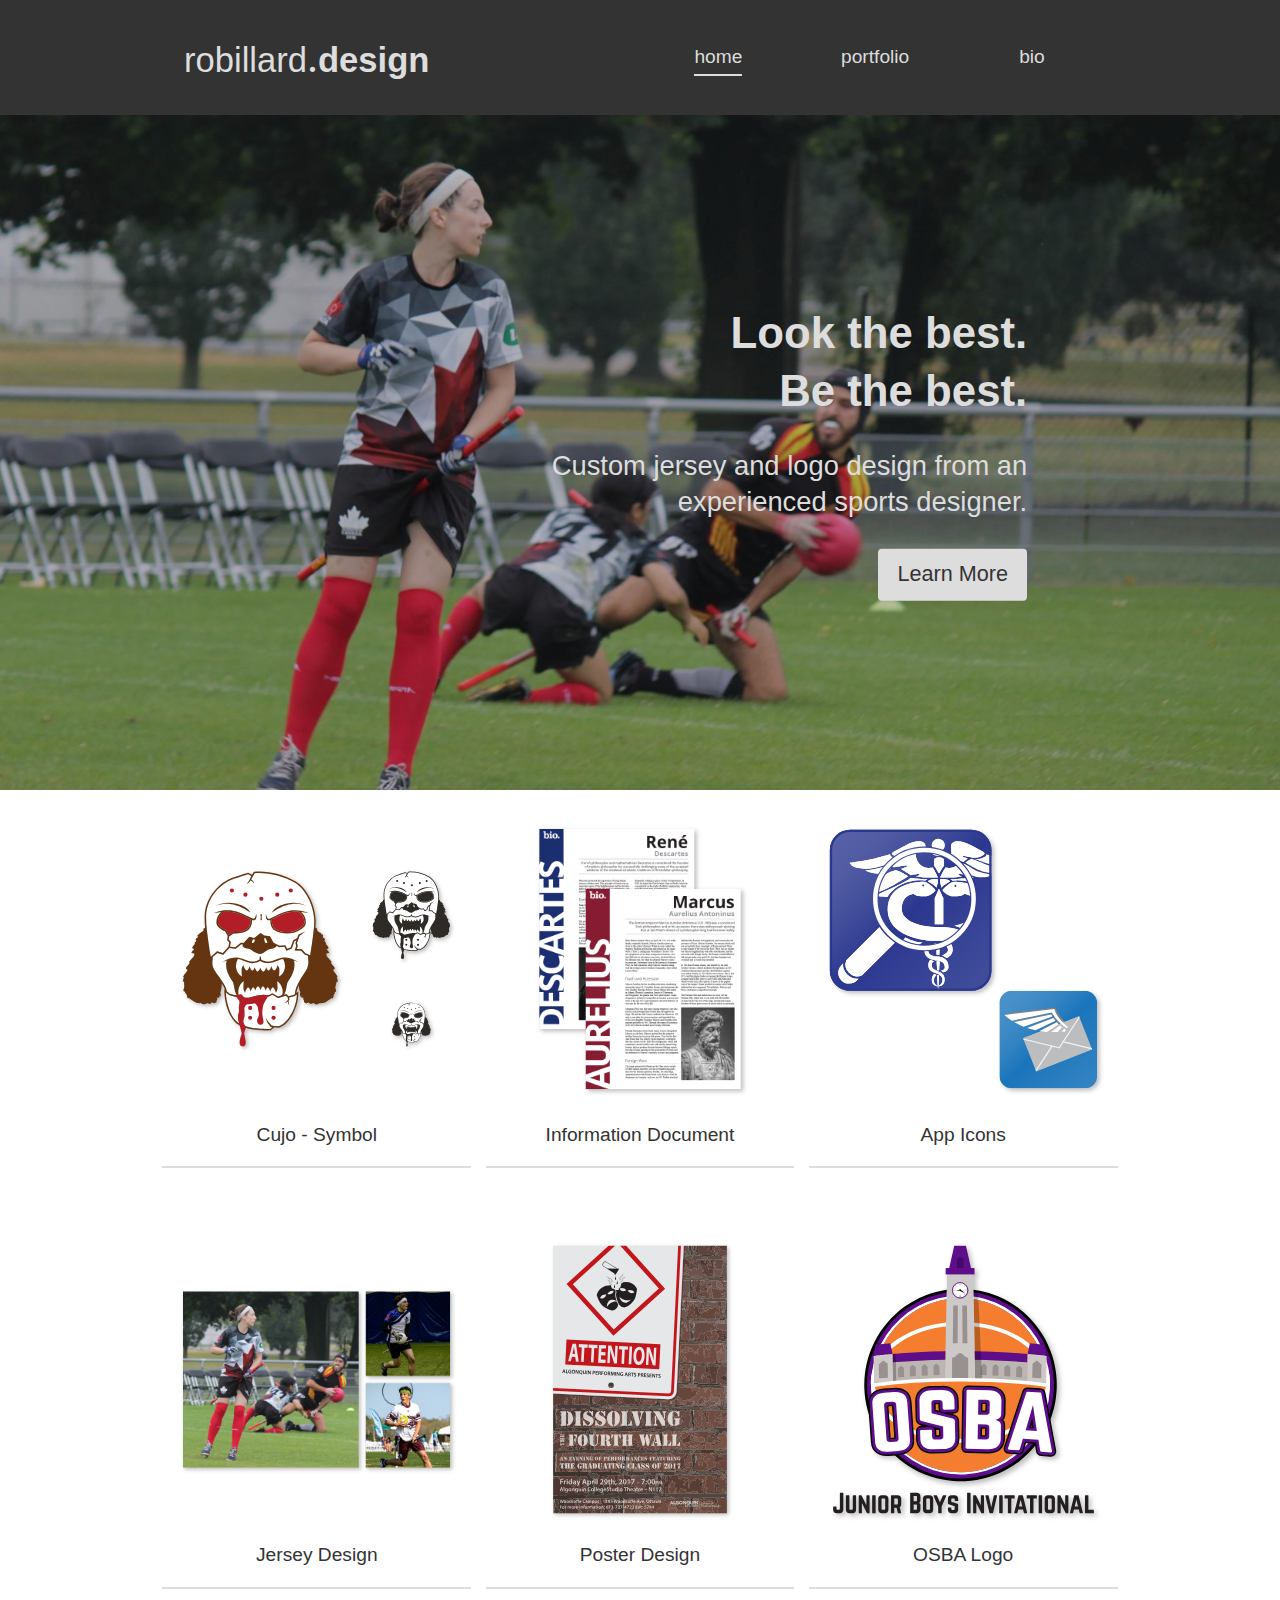
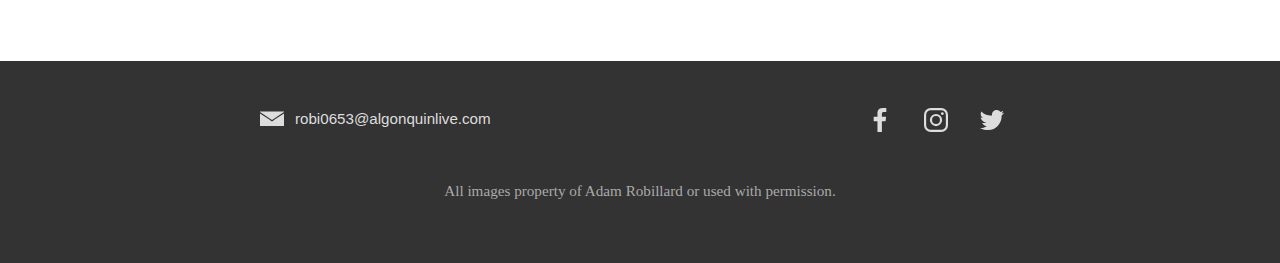
<file: index.html>
<!DOCTYPE html>
<html lang="en-ca">
<head>
  <meta charset="utf-8">
  <title>Adam Robillard</title>
  <meta name="handheldfriendly" content="true">
  <meta name="mobileoptimized" content="240">
  <meta name="viewport" content="width=device-width,initial-scale=1">
  <link href="css/modules.css" rel="stylesheet">
  <link href="css/grid.css" rel="stylesheet">
  <link href="css/type.css" rel="stylesheet">
  <link href="css/main.css" rel="stylesheet">
</head>
<body class="">
  <header class="masthead">
    <div class="wrapper grid grid-middle island">
      <div class="gutter-1-2 unit xs-1 s-1 m-1-2 l-1-2">
        <h1 class="push-0 text-lg push-s">
          <!-- <a class="icon-link" href="index.html">
            <i class="icon i-96 i-awr"></i>
            <span class="icon-label hidden">Adam Robillard</span>
          </a> -->
          <a class="text-lg no-under" href="index.html">
            <!-- <img class="logo" src="../images/robillard-design-white.svg" alt=""> -->
            robillard<span class="georgia yotta">.</span><span class="bold">design</span>
          </a>
        </h1>
      </div>
      <nav class="unit xs-1 s-1 m-1-2 l-1-2">
        <ul class="nav list-group grid">
          <li class="unit xs-1-3 s-1-3 m-1-3 l-1-3 gutter-1-4"><a class="text-lg pad-t-1-4 pad-b-1-4 hov-highlight current" href="index.html">Home</a></li>
          <li class="unit xs-1-3 s-1-3 m-1-3 l-1-3 gutter-1-4"><a class="text-lg pad-t-1-4 pad-b-1-4 hov-highlight" href="portfolio/">Portfolio</a></li>
          <li class="unit xs-1-3 s-1-3 m-1-3 l-1-3 gutter-1-4"><a class="text-lg pad-t-1-4 pad-b-1-4 hov-highlight" href="bio.html">Bio</a></li>
        </ul>
      </nav>
    </div>
  </header>
  <main class="">
    <div class="banner">
      <div class="banner-photo">
        <img class="img-flex banner-img" src="images/tc-steckle.jpg" alt="">
      </div>
      <div class="overlay">
        <div class="banner-body max-length text-lg island">
          <h2 class="yotta">Look the best.<br>Be the best.</h2>
          <p class="tera pt-sans">Custom jersey and logo design from an experienced sports designer.</p>
          <a class="btn btn-ban text-dg pt-sans mega" href="portfolio.html#jersey">Learn More</a>
        </div>
      </div>
    </div>
    <div class="wrapper island-1-2">
      <div class="grid text-center pt-sans">
        <div class="gutter-1-4 prev-hov unit xs-1 s-1-2 m-1-2 l-1-3 push-2">
          <a class="text-dg no-under" href="portfolio/index.html#symbol">
            <figure class="push-0">
              <img class="img-flex" src="images/cujo.svg" alt="">
              <figcaption class="island-1-4">
                <p class="push-0 pad-b-1-4">Cujo - Symbol</p>
              </figcaption>
            </figure>
          </a>
        </div>
        <div class="gutter-1-4 prev-hov unit xs-1 s-1-2 m-1-2 l-1-3 push-2">
          <a class="text-dg no-under" href="portfolio/index.html#info-p">
            <figure class="push-0">
              <img class="img-flex" src="images/info-doc.jpg" alt="">
              <figcaption class="island-1-4">
                <p class="push-0 pad-b-1-4">Information Document</p>
              </figcaption>
            </figure>
          </a>
        </div>
        <div class="gutter-1-4 prev-hov unit xs-1 s-1-2 m-1-2 l-1-3 push-2">
          <a class="text-dg no-under" href="portfolio/index.html#app">
            <figure class="push-0">
              <img class="img-flex" src="images/apps.svg" alt="">
              <figcaption class="island-1-4">
                <p class="push-0 pad-b-1-4">App Icons</p>
              </figcaption>
            </figure>
          </a>
        </div>
        <div class="gutter-1-4 prev-hov unit xs-1 s-1-2 m-1-2 l-1-3 push-2">
          <a class="text-dg no-under" href="portfolio/index.html#jersey">
            <figure class="push-0">
              <img class="img-flex" src="images/jerseys.jpg" alt="">
              <figcaption class="island-1-4">
                <p class="push-0 pad-b-1-4">Jersey Design</p>
              </figcaption>
            </figure>
          </a>
        </div>
        <div class="gutter-1-4 prev-hov unit xs-1 s-1-2 m-1-2 l-1-3 push-2">
          <a class="text-dg no-under" href="portfolio/index.html#poster">
            <figure class="push-0">
              <img class="img-flex" src="images/poster.svg" alt="">
              <figcaption class="island-1-4">
                <p class="push-0 pad-b-1-4">Poster Design</p>
              </figcaption>
            </figure>
          </a>
        </div>
        <div class="gutter-1-4 prev-hov unit xs-1 s-1-2 m-1-2 l-1-3 push-2">
          <a class="text-dg no-under" href="portfolio/index.html#osba">
            <figure class="push-0">
              <img class="img-flex" src="images/osba.svg" alt="">
              <figcaption class="island-1-4">
                <p class="push-0 pad-b-1-4">OSBA Logo</p>
              </figcaption>
            </figure>
          </a>
        </div>
      </div>
    </div>
  </main>
  <footer class="footer text-lg micro island">
    <div class="wrapper grid grid-middle">
      <div class="t-left-m unit xs-1 s-1 m-3-4 l-3-4 island-1-2">
        <a class="icon-link text-lg hov-highlight pad-t-1-4 pad-b-1-4" href="mailto:robi0653@algonquinlive.com">
          <i class="icon i-24 i-email"></i>
          <span class="icon-label pad-l-1-4">robi0653@algonquinlive.com</span>
        </a>
      </div>
      <div class="unit xs-1 s-1 m-1-4 l-1-4 island-1-2">
        <nav>
          <ul class="nav-foot list-group grid">
            <li class="unit xs-1-3 s-1-3 m-1-3 l-1-3">
              <a class="icon-link hov-highlight pad-t-1-4 pad-b-1-2" href="#">
                <i class="icon i-24 i-f-book"></i>
                <span class="icon-label hidden">Facebook</span>
              </a>
            </li>
            <li class="unit xs-1-3 s-1-3 m-1-3 l-1-3">
              <a class="icon-link hov-highlight pad-t-1-4 pad-b-1-2" href="#">
                <i class="icon i-24 i-i-gram"></i>
                <span class="icon-label hidden">Instagram</span>
              </a>
            </li>
            <li class="unit xs-1-3 s-1-3 m-1-3 l-1-3">
              <a class="icon-link hov-highlight pad-t-1-4 pad-b-1-2" href="#">
                <i class="icon i-24 i-tweet"></i>
                <span class="icon-label hidden">Twitter</span>
              </a>
            </li>
          </ul>
        </nav>
      </div>
      <div class="unit xs-1 s-1 m-1 l-1 island">
        <p class="push-0 text-mg">All images property of Adam Robillard or used with permission.</p>
      </div>
    </div>
  </footer>
</body>
</html>
</file>
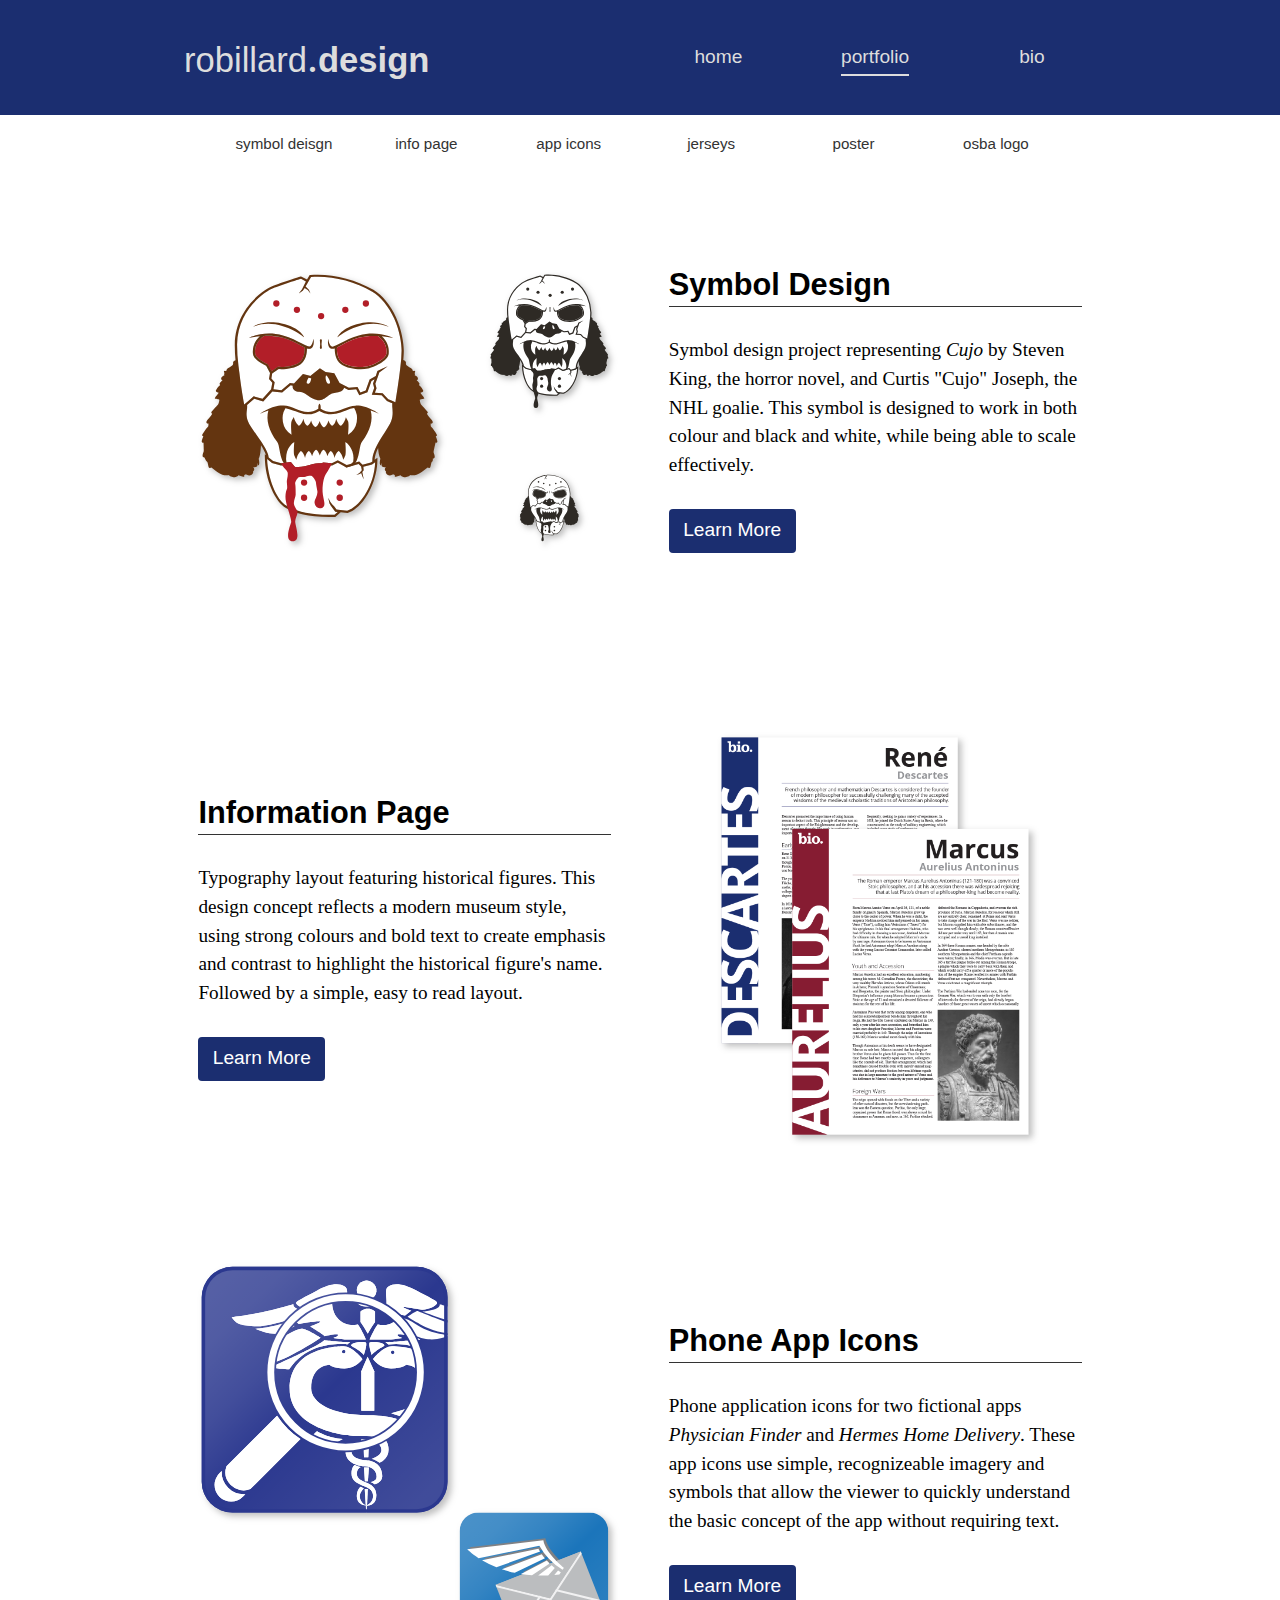
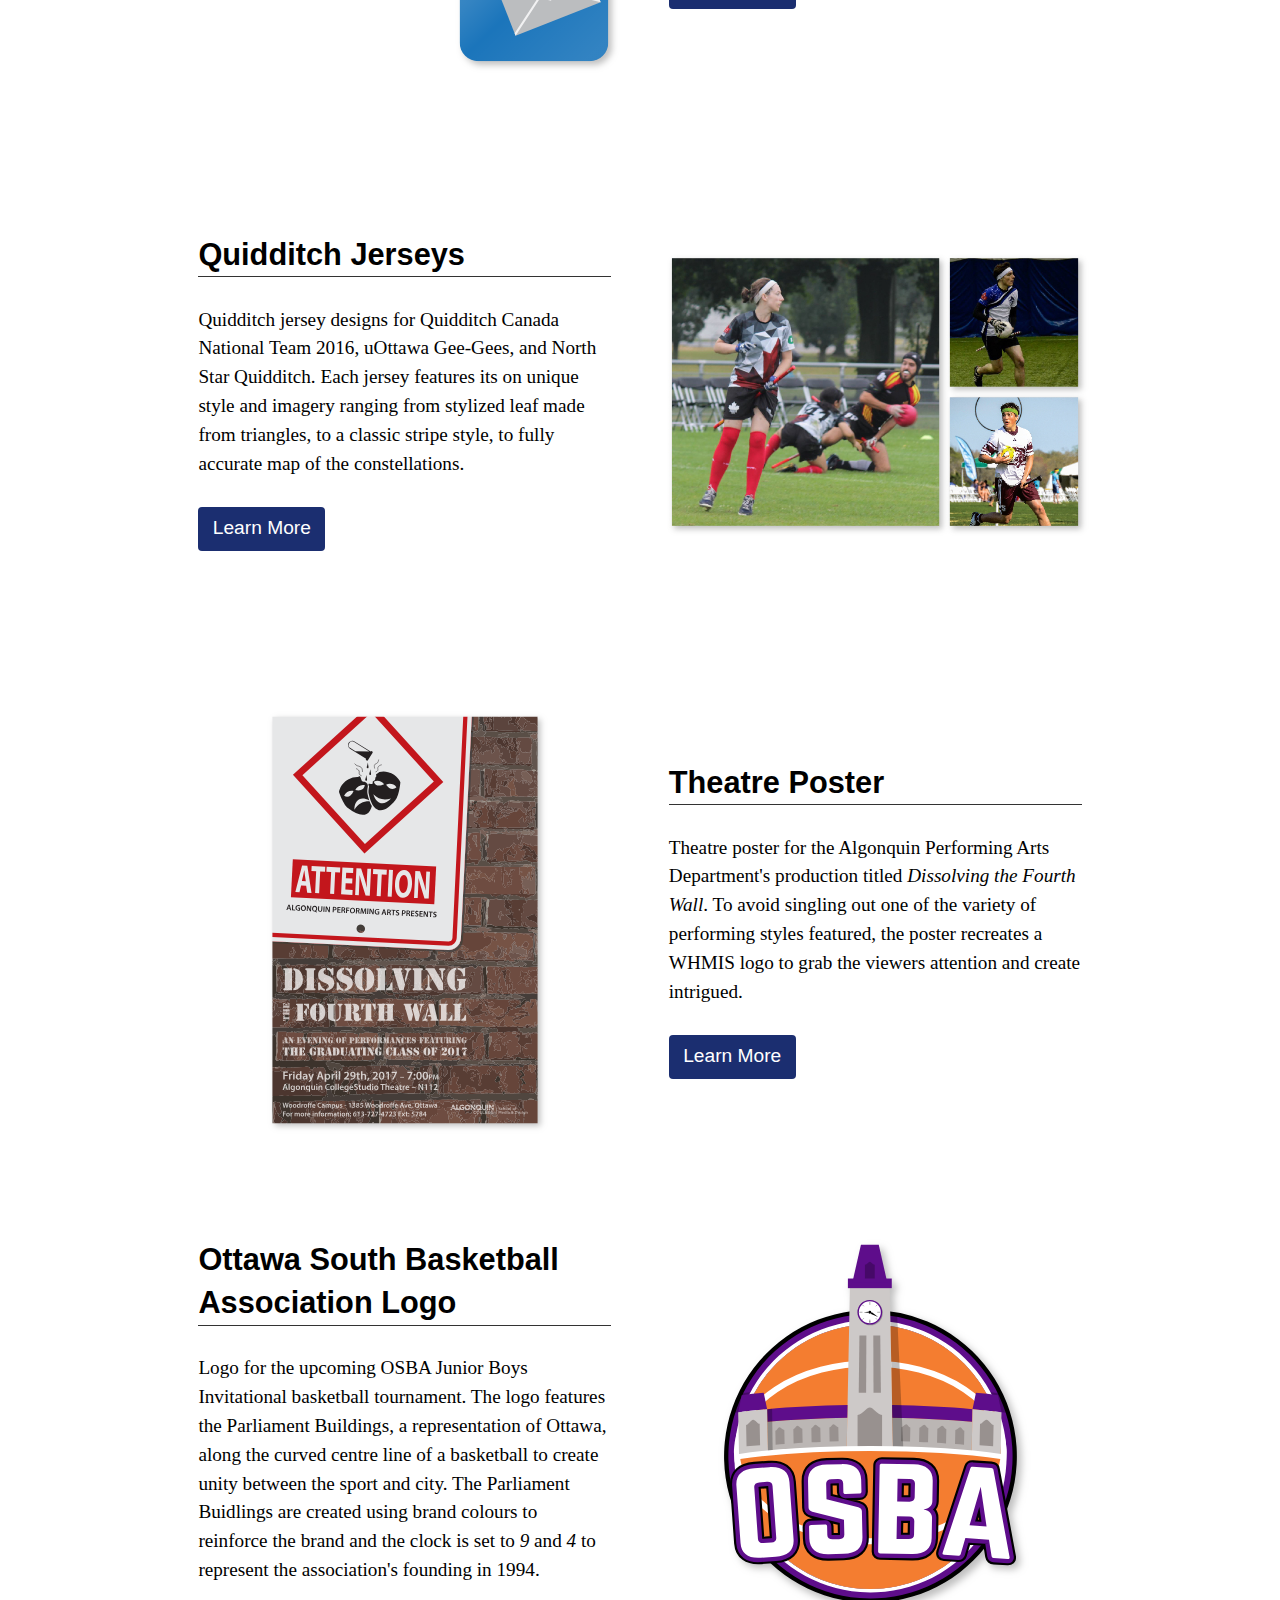
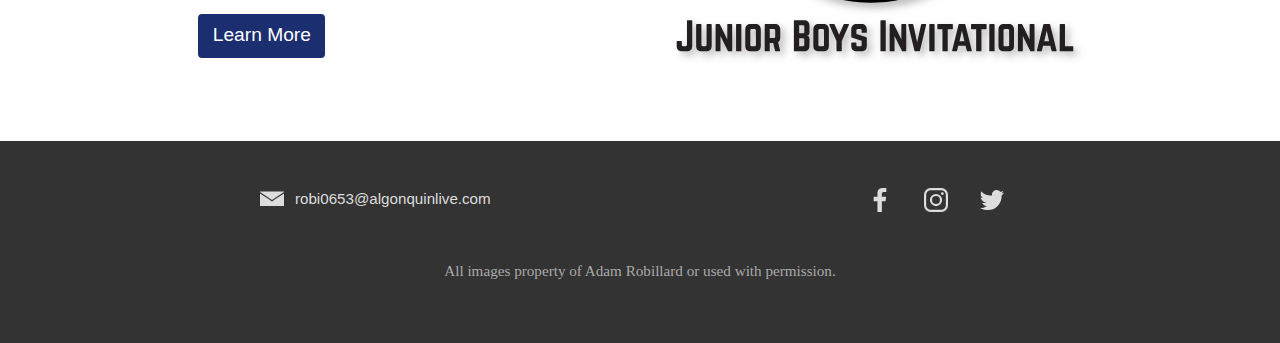
<file: portfolio/index.html>
<!DOCTYPE html>
<html lang="en-ca">
<head>
  <meta charset="utf-8">
  <title>Adam Robillard</title>
  <meta name="handheldfriendly" content="true">
  <meta name="mobileoptimized" content="240">
  <meta name="viewport" content="width=device-width,initial-scale=1">
  <link href="../css/modules.css" rel="stylesheet">
  <link href="../css/grid.css" rel="stylesheet">
  <link href="../css/type.css" rel="stylesheet">
  <link href="../css/main.css" rel="stylesheet">
</head>
<body class="">
  <header class="masthead bg-blue text-lg">
    <div class="wrapper grid grid-middle island">
      <div class="gutter-1-2 unit xs-1 s-1 m-1-2 l-1-2">
        <h1 class="push-0 text-lg push-s">
          <!-- <a class="icon-link" href="index.html">
            <i class="icon i-96 i-awr"></i>
            <span class="icon-label hidden">Adam Robillard</span>
          </a> -->
          <a class="text-lg no-under" href="../index.html">
            <!-- <img class="logo" src="../images/robillard-design-white.svg" alt=""> -->
            robillard<span class="georgia yotta">.</span><span class="bold">design</span>
          </a>
        </h1>
      </div>
      <nav class="unit xs-1 s-1 m-1-2 l-1-2">
        <ul class="nav list-group grid">
          <li class="unit xs-1-3 s-1-3 m-1-3 l-1-3 gutter-1-4"><a class="text-lg pad-t-1-4 pad-b-1-4 hov-highlight under-blue" href="../index.html">Home</a></li>
          <li class="unit xs-1-3 s-1-3 m-1-3 l-1-3 gutter-1-4"><a class="text-lg pad-t-1-4 pad-b-1-4 hov-highlight under-blue current" href="index.html">Portfolio</a></li>
          <li class="unit xs-1-3 s-1-3 m-1-3 l-1-3 gutter-1-4"><a class="text-lg pad-t-1-4 pad-b-1-4 hov-highlight under-blue" href="../bio.html">Bio</a></li>
        </ul>
      </nav>
    </div>
  </header>
  <main class="wrapper island-1-2">
    <header class="grid sub-mast">
      <nav>
        <ul class="list-group grid grid-middle micro gutter-2 text-center pt-sans text-lower">
          <li class="unit xs-1-6 s-1-6 m-1-6 l-1-6"><a class="pad-b-1-4 text-dg no-under hov-highlight under-dark" href="#symbol">Symbol Deisgn</a></li>
          <li class="unit xs-1-6 s-1-6 m-1-6 l-1-6"><a class="pad-b-1-4 text-dg no-under hov-highlight under-dark" href="#info-p">Info Page</a></li>
          <li class="unit xs-1-6 s-1-6 m-1-6 l-1-6"><a class="pad-b-1-4 text-dg no-under hov-highlight under-dark" href="#app">App Icons</a></li>
          <li class="unit xs-1-6 s-1-6 m-1-6 l-1-6"><a class="pad-b-1-4 text-dg no-under hov-highlight under-dark" href="#jersey">Jerseys</a></li>
          <li class="unit xs-1-6 s-1-6 m-1-6 l-1-6"><a class="pad-b-1-4 text-dg no-under hov-highlight under-dark" href="#poster">Poster</a></li>
          <li class="unit xs-1-6 s-1-6 m-1-6 l-1-6"><a class="pad-b-1-4 text-dg no-under hov-highlight under-dark" href="#osba">OSBA Logo</a></li>
        </ul>
      </nav>
    </header>
    <div class="grid">
      <div class="port-item island-1-2 push unit xs-1 s-1 m-1 l-1">
        <div id="symbol" class="grid grid-middle">
          <div class="unit xs-1 s-1 m-1-2 l-1-2">
            <img class="img-flex" src="../images/cujo.svg" alt="Cujo">
          </div>
          <div class="gutter unit xs-1 s-1 m-1-2 l-1-2">
            <h2 class="rule">Symbol Design</h2>
            <p>Symbol design project representing <span class="italic">Cujo</span> by Steven King, the horror novel, and Curtis "Cujo" Joseph, the NHL goalie. This symbol is designed to work in both colour and black and white, while being able to scale effectively.</p>
            <a class="btn btn-portfolio pt-sans" href="#">Learn More</a>
          </div>
        </div>
      </div>
      <div class="port-item island-1-2 push unit xs-1 s-1 m-1 l-1">
        <div id="info-p" class="grid grid-middle">
          <div class="unit xs-1 s-1 unit-m-hidden unit-l-hidden">
            <img class="img-flex" src="../images/info-doc.jpg" alt="Cujo">
          </div>
          <div class="gutter unit xs-1 s-1 m-1-2 l-1-2">
            <h2 class="rule">Information Page</h2>
            <p>Typography layout featuring historical figures. This design concept reflects a modern museum style, using strong colours and bold text to create emphasis and contrast to highlight the historical figure's name. Followed by a simple, easy to read layout.</p>
            <a class="btn btn-portfolio pt-sans" href="#">Learn More</a>
          </div>
          <div class="unit unit-xs-hidden unit-s-hidden m-1-2 l-1-2">
            <img class="img-flex" src="../images/info-doc.jpg" alt="Cujo">
          </div>
        </div>
      </div>
      <div class="port-item island-1-2 push unit xs-1 s-1 m-1 l-1">
        <div id="app"class="grid grid-middle">
          <div class="unit xs-1 s-1 m-1-2 l-1-2">
            <img class="img-flex" src="../images/apps.svg" alt="Cujo">
          </div>
          <div class="gutter unit xs-1 s-1 m-1-2 l-1-2">
            <h2 class="rule">Phone App Icons</h2>
            <p>Phone application icons for two fictional apps <span class="italic">Physician Finder</span> and <span class="italic">Hermes Home Delivery</span>. These app icons use simple, recognizeable imagery and symbols that allow the viewer to quickly understand the basic concept of the app without requiring text.</p>
            <a class="btn btn-portfolio pt-sans" href="#">Learn More</a>
          </div>
        </div>
      </div>
      <div class="port-item island-1-2 push unit xs-1 s-1 m-1 l-1">
        <div id="jersey" class="grid grid-middle">
          <div class="unit xs-1 s-1 unit-m-hidden unit-l-hidden">
            <img class="img-flex" src="../images/jerseys.jpg" alt="Cujo">
          </div>
          <div class="gutter unit xs-1 s-1 m-1-2 l-1-2">
            <h2 class="rule">Quidditch Jerseys</h2>
            <p>Quidditch jersey designs for Quidditch Canada National Team 2016, uOttawa Gee-Gees, and North Star Quidditch. Each jersey features its on unique style and imagery ranging from stylized leaf made from triangles, to a classic stripe style, to fully accurate map of the constellations.</p>
            <a class="btn btn-portfolio pt-sans" href="#">Learn More</a>
          </div>
          <div class="unit unit-xs-hidden unit-s-hidden m-1-2 l-1-2">
            <img class="img-flex" src="../images/jerseys.jpg" alt="Cujo">
          </div>
        </div>
      </div>
      <div class="port-item island-1-2 push unit xs-1 s-1 m-1 l-1">
        <div id="poster" class="grid grid-middle">
          <div class="unit xs-1 s-1 m-1-2 l-1-2">
            <img class="img-flex" src="../images/poster.svg" alt="Cujo">
          </div>
          <div class="gutter unit xs-1 s-1 m-1-2 l-1-2">
            <h2 class="rule">Theatre Poster</h2>
            <p>Theatre poster for the Algonquin Performing Arts Department's production titled <span class="italic">Dissolving the Fourth Wall</span>. To avoid singling out one of the variety of performing styles featured, the poster recreates a WHMIS logo to grab the viewers attention and create intrigued.</p>
            <a class="btn btn-portfolio pt-sans" href="#">Learn More</a>
          </div>
        </div>
      </div>
      <div class="port-item island-1-2 push unit xs-1 s-1 m-1 l-1">
        <div id="osba" class="grid grid-middle">
          <div class="unit xs-1 s-1 unit-m-hidden unit-l-hidden">
            <img class="img-flex" src="../images/osba.svg" alt="Cujo">
          </div>
          <div class="gutter unit xs-1 s-1 m-1-2 l-1-2">
            <h2 class="rule">Ottawa South Basketball Association Logo</h2>
            <p>Logo for the upcoming OSBA Junior Boys Invitational basketball tournament. The logo features the Parliament Buildings, a representation of Ottawa, along the curved centre line of a basketball to create unity between the sport and city. The Parliament Buidlings are created using brand colours to reinforce the brand and the clock is set to <span class="italic">9</span> and <span class="italic">4</span> to represent the association's founding in 1994.</p>
            <a class="btn btn-portfolio pt-sans" href="#">Learn More</a>
          </div>
          <div class="unit unit-xs-hidden unit-s-hidden m-1-2 l-1-2">
            <img class="img-flex" src="../images/osba.svg" alt="Cujo">
          </div>
        </div>
      </div>
    </div>
  </main>
  <footer class="footer text-lg micro island">
    <div class="wrapper grid grid-middle">
      <div class="t-left-m unit xs-1 s-1 m-3-4 l-3-4 island-1-2">
        <a class="icon-link text-lg hov-highlight pad-t-1-4 pad-b-1-4" href="mailto:robi0653@algonquinlive.com">
          <i class="icon i-24 i-email"></i>
          <span class="icon-label pad-l-1-4">robi0653@algonquinlive.com</span>
        </a>
      </div>
      <div class="unit xs-1 s-1 m-1-4 l-1-4 island-1-2">
        <nav>
          <ul class="nav-foot list-group grid">
            <li class="unit xs-1-3 s-1-3 m-1-3 l-1-3">
              <a class="icon-link hov-highlight pad-t-1-4 pad-b-1-2" href="#">
                <i class="icon i-24 i-f-book"></i>
                <span class="icon-label hidden">Facebook</span>
              </a>
            </li>
            <li class="unit xs-1-3 s-1-3 m-1-3 l-1-3">
              <a class="icon-link hov-highlight pad-t-1-4 pad-b-1-2" href="#">
                <i class="icon i-24 i-i-gram"></i>
                <span class="icon-label hidden">Instagram</span>
              </a>
            </li>
            <li class="unit xs-1-3 s-1-3 m-1-3 l-1-3">
              <a class="icon-link hov-highlight pad-t-1-4 pad-b-1-2" href="#">
                <i class="icon i-24 i-tweet"></i>
                <span class="icon-label hidden">Twitter</span>
              </a>
            </li>
          </ul>
        </nav>
      </div>
      <div class="unit xs-1 s-1 m-1 l-1 island">
        <p class="push-0 text-mg">All images property of Adam Robillard or used with permission.</p>
      </div>
    </div>
  </footer>
</body>
</html>
</file>
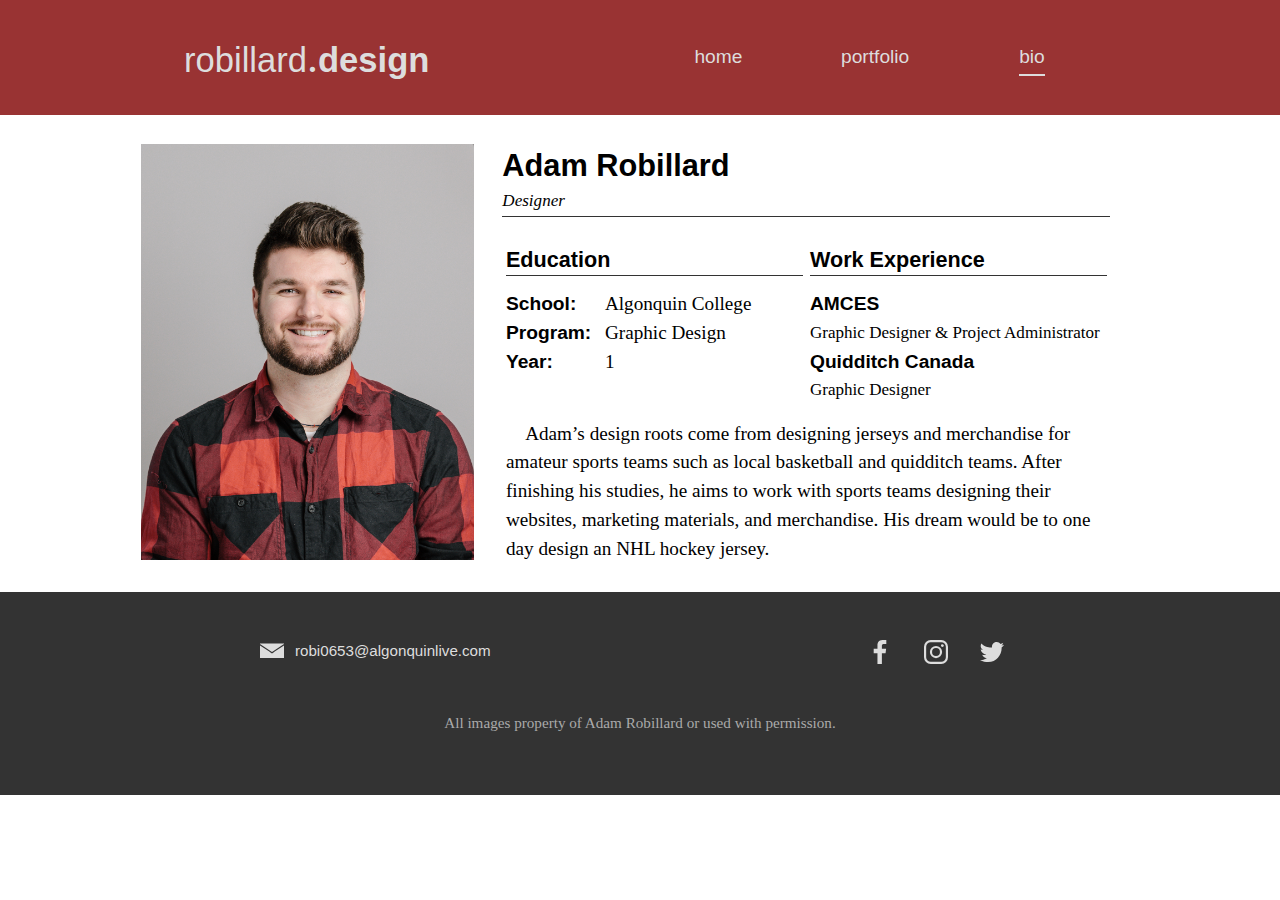
<file: bio.html>
<!DOCTYPE html>
<html lang="en-ca">
<head>
  <meta charset="utf-8">
  <title>Adam Robillard</title>
  <meta name="handheldfriendly" content="true">
  <meta name="mobileoptimized" content="240">
  <meta name="viewport" content="width=device-width,initial-scale=1">
  <link href="css/modules.css" rel="stylesheet">
  <link href="css/grid.css" rel="stylesheet">
  <link href="css/type.css" rel="stylesheet">
  <link href="css/main.css" rel="stylesheet">
</head>
<body class="">
  <header class="masthead bg-red">
    <div class="wrapper grid grid-middle island">
      <div class="gutter-1-2 unit xs-1 s-1 m-1-2 l-1-2">
        <h1 class="push-0 text-lg push-s">
          <!-- <a class="icon-link" href="index.html">
            <i class="icon i-96 i-awr"></i>
            <span class="icon-label hidden">Adam Robillard</span>
          </a> -->
          <a class="text-lg no-under" href="index.html">
            <!-- <img class="logo" src="../images/robillard-design-white.svg" alt=""> -->
            robillard<span class="georgia yotta">.</span><span class="bold">design</span>
          </a>
        </h1>
      </div>
      <nav class="unit xs-1 s-1 m-1-2 l-1-2">
        <ul class="nav list-group grid">
          <li class="unit xs-1-3 s-1-3 m-1-3 l-1-3 gutter-1-4"><a class="text-lg pad-t-1-4 pad-b-1-4 hov-highlight under-red" href="index.html">Home</a></li>
          <li class="unit xs-1-3 s-1-3 m-1-3 l-1-3 gutter-1-4"><a class="text-lg pad-t-1-4 pad-b-1-4 hov-highlight under-red" href="portfolio/">Portfolio</a></li>
          <li class="unit xs-1-3 s-1-3 m-1-3 l-1-3 gutter-1-4"><a class="text-lg pad-t-1-4 pad-b-1-4 hov-highlight under-red current" href="bio.html">Bio</a></li>
        </ul>
      </nav>
    </div>
  </header>
  <main class="wrapper pad-t pad-b">
    <div class="grid">
      <div class="unit xs-1 s-1 m-1-3 l-1-3">
        <img class="img-flex" src="images/adamheadshot.jpg" alt="">
      </div>
      <div class="unit xs-1 s-1 m-2-3 l-2-3 gutter-1-2">
        <div class="grid">
          <div class="unit xs-1 s-1 m-1 l-1 gutter-1-2">
            <h2 class="push-0">Adam Robillard</h2>
            <p class="rule milli italic">Designer</p>
          </div>
          <div class="unit xs-1 s-1 m-1 l-1 gutter-1-2">
            <div class="grid">
              <div class="unit xs-1 s-1 m-1-2 l-1-2 gutter-1-8">
                <h3 class="push-1-2 mega rule">Education</h3>
                <dl class="bio-info grid push-1-2">
                  <dt class="bold pt-sans unit xs-1-3 s-1-3 m-1-3 l-1-3">School:</dt>
                  <dd class="push-0 unit xs-2-3 s-2-3 m-2-3 l-2-3">Algonquin College</dd>
                  <dt class="bold pt-sans unit xs-1-3 s-1-3 m-1-3 l-1-3">Program:</dt>
                  <dd class="push-0 unit xs-2-3 s-2-3 m-2-3 l-2-3">Graphic Design</dd>
                  <dt class="bold pt-sans unit xs-1-3 s-1-3 m-1-3 l-1-3">Year:</dt>
                  <dd class="push-0 unit xs-2-3 s-2-3 m-2-3 l-2-3">1</dd>
                </dl>
              </div>
              <div class="unit xs-1 s-1 m-1-2 l-1-2 gutter-1-8">
                <h3 class="push-1-2 mega rule">Work Experience</h3>
                <dl class="bio-info grid push-1-2">
                  <dt class="bold pt-sans unit xs-1 s-1 m-1 l-1">AMCES</dt>
                  <dd class="push-0 unit xs-1 s-1 m-1 l-1 milli">Graphic Designer & Project Administrator</dd>
                  <dt class="bold pt-sans unit xs-1 s-1 m-1 l-1">Quidditch Canada</dt>
                  <dd class="push-0 unit xs-1 s-1 m-1 l-1 milli">Graphic Designer</dd>
                </dl>
              </div>
            </div>
          </div>
        </div>
        <div class="unit xs-1 s-1 m-1 l-1 gutter-1-2">
          <p class="push-0 indent gutter-1-8">Adam’s design roots come from designing jerseys and merchandise for amateur sports teams such as local basketball and quidditch teams. After finishing his studies, he aims to work with sports teams designing their websites, marketing materials, and merchandise. His dream would be to one day design an NHL hockey jersey.</p>
        </div>
      </div>
    </div>
  </main>
  <footer class="footer text-lg micro island">
    <div class="wrapper grid grid-middle">
      <div class="t-left-m unit xs-1 s-1 m-3-4 l-3-4 island-1-2">
        <a class="icon-link text-lg hov-highlight pad-t-1-4 pad-b-1-4" href="mailto:robi0653@algonquinlive.com">
          <i class="icon i-24 i-email"></i>
          <span class="icon-label pad-l-1-4">robi0653@algonquinlive.com</span>
        </a>
      </div>
      <div class="unit xs-1 s-1 m-1-4 l-1-4 island-1-2">
        <nav>
          <ul class="nav-foot list-group grid">
            <li class="unit xs-1-3 s-1-3 m-1-3 l-1-3">
              <a class="icon-link hov-highlight pad-t-1-4 pad-b-1-2" href="#">
                <i class="icon i-24 i-f-book"></i>
                <span class="icon-label hidden">Facebook</span>
              </a>
            </li>
            <li class="unit xs-1-3 s-1-3 m-1-3 l-1-3">
              <a class="icon-link hov-highlight pad-t-1-4 pad-b-1-2" href="#">
                <i class="icon i-24 i-i-gram"></i>
                <span class="icon-label hidden">Instagram</span>
              </a>
            </li>
            <li class="unit xs-1-3 s-1-3 m-1-3 l-1-3">
              <a class="icon-link hov-highlight pad-t-1-4 pad-b-1-2" href="#">
                <i class="icon i-24 i-tweet"></i>
                <span class="icon-label hidden">Twitter</span>
              </a>
            </li>
          </ul>
        </nav>
      </div>
      <div class="unit xs-1 s-1 m-1 l-1 island">
        <p class="push-0 text-mg">All images property of Adam Robillard or used with permission.</p>
      </div>
    </div>
  </footer>
</body>
</html>
</file>
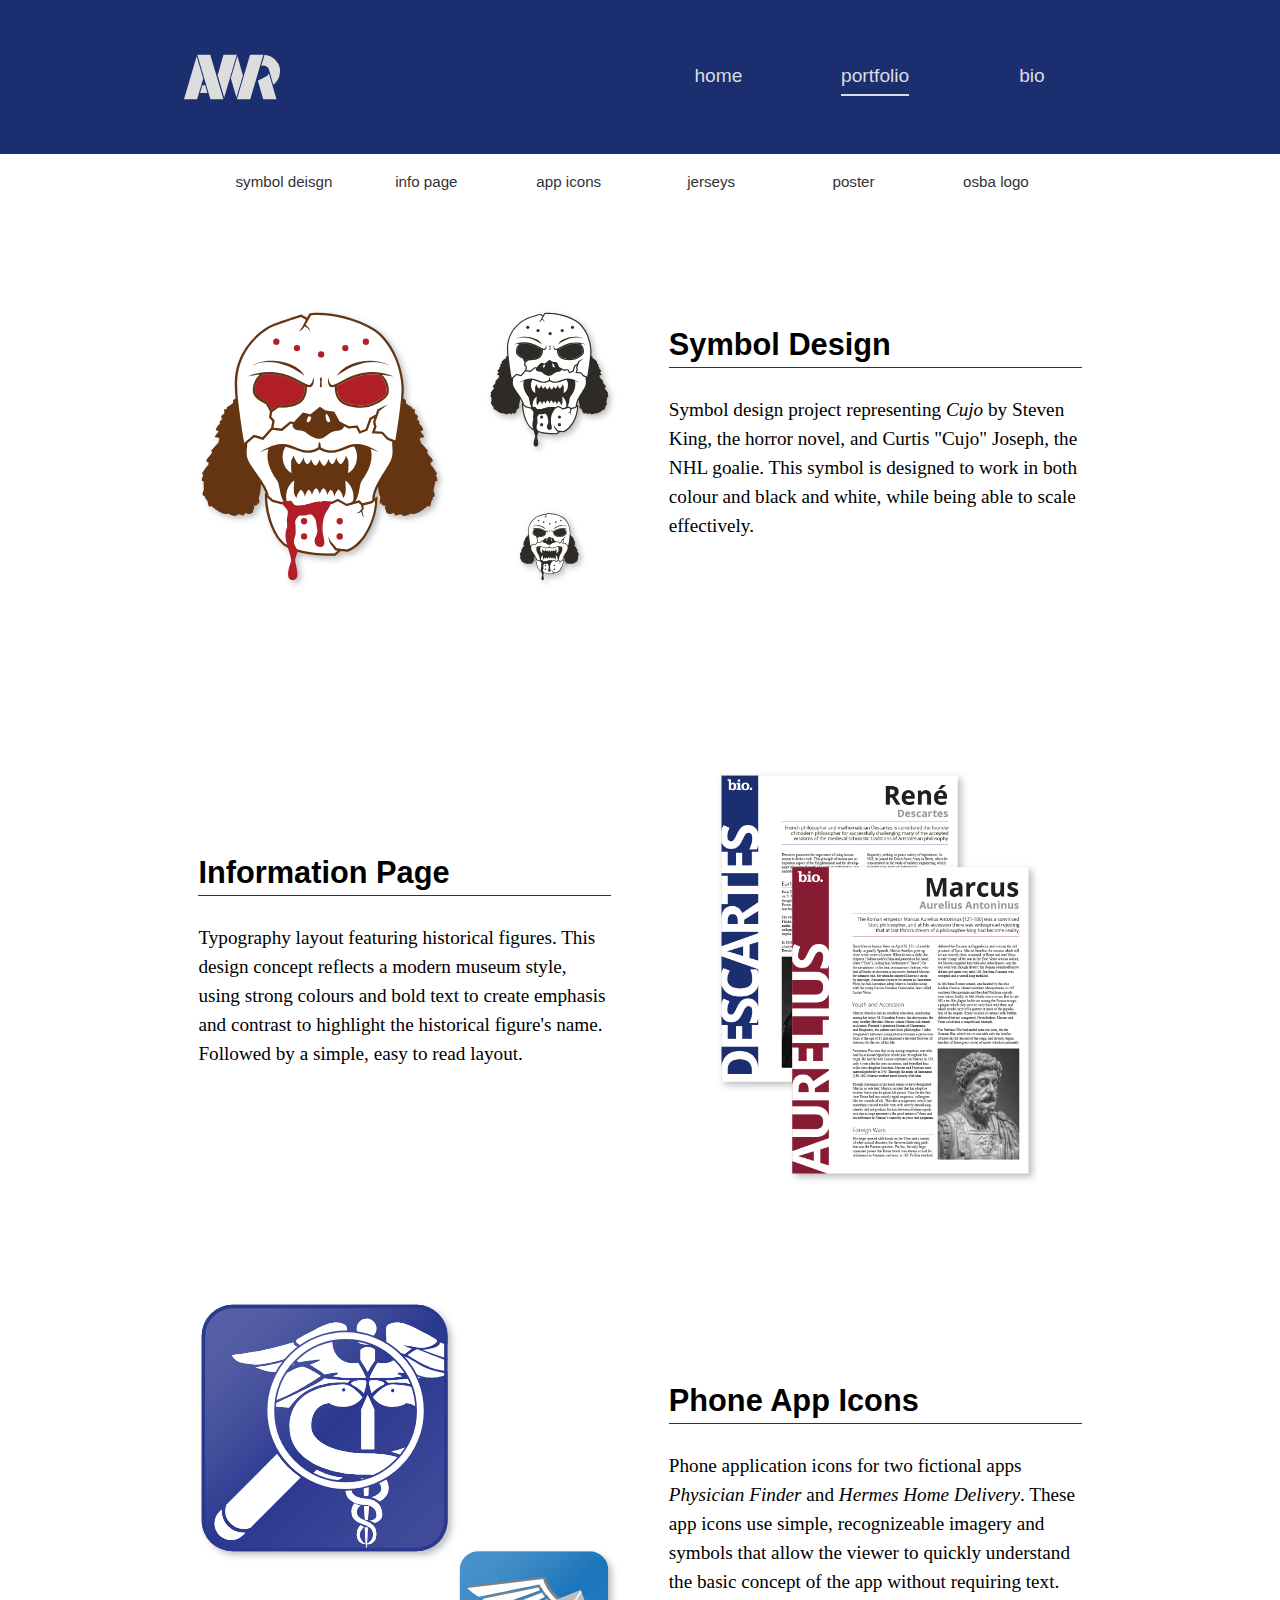
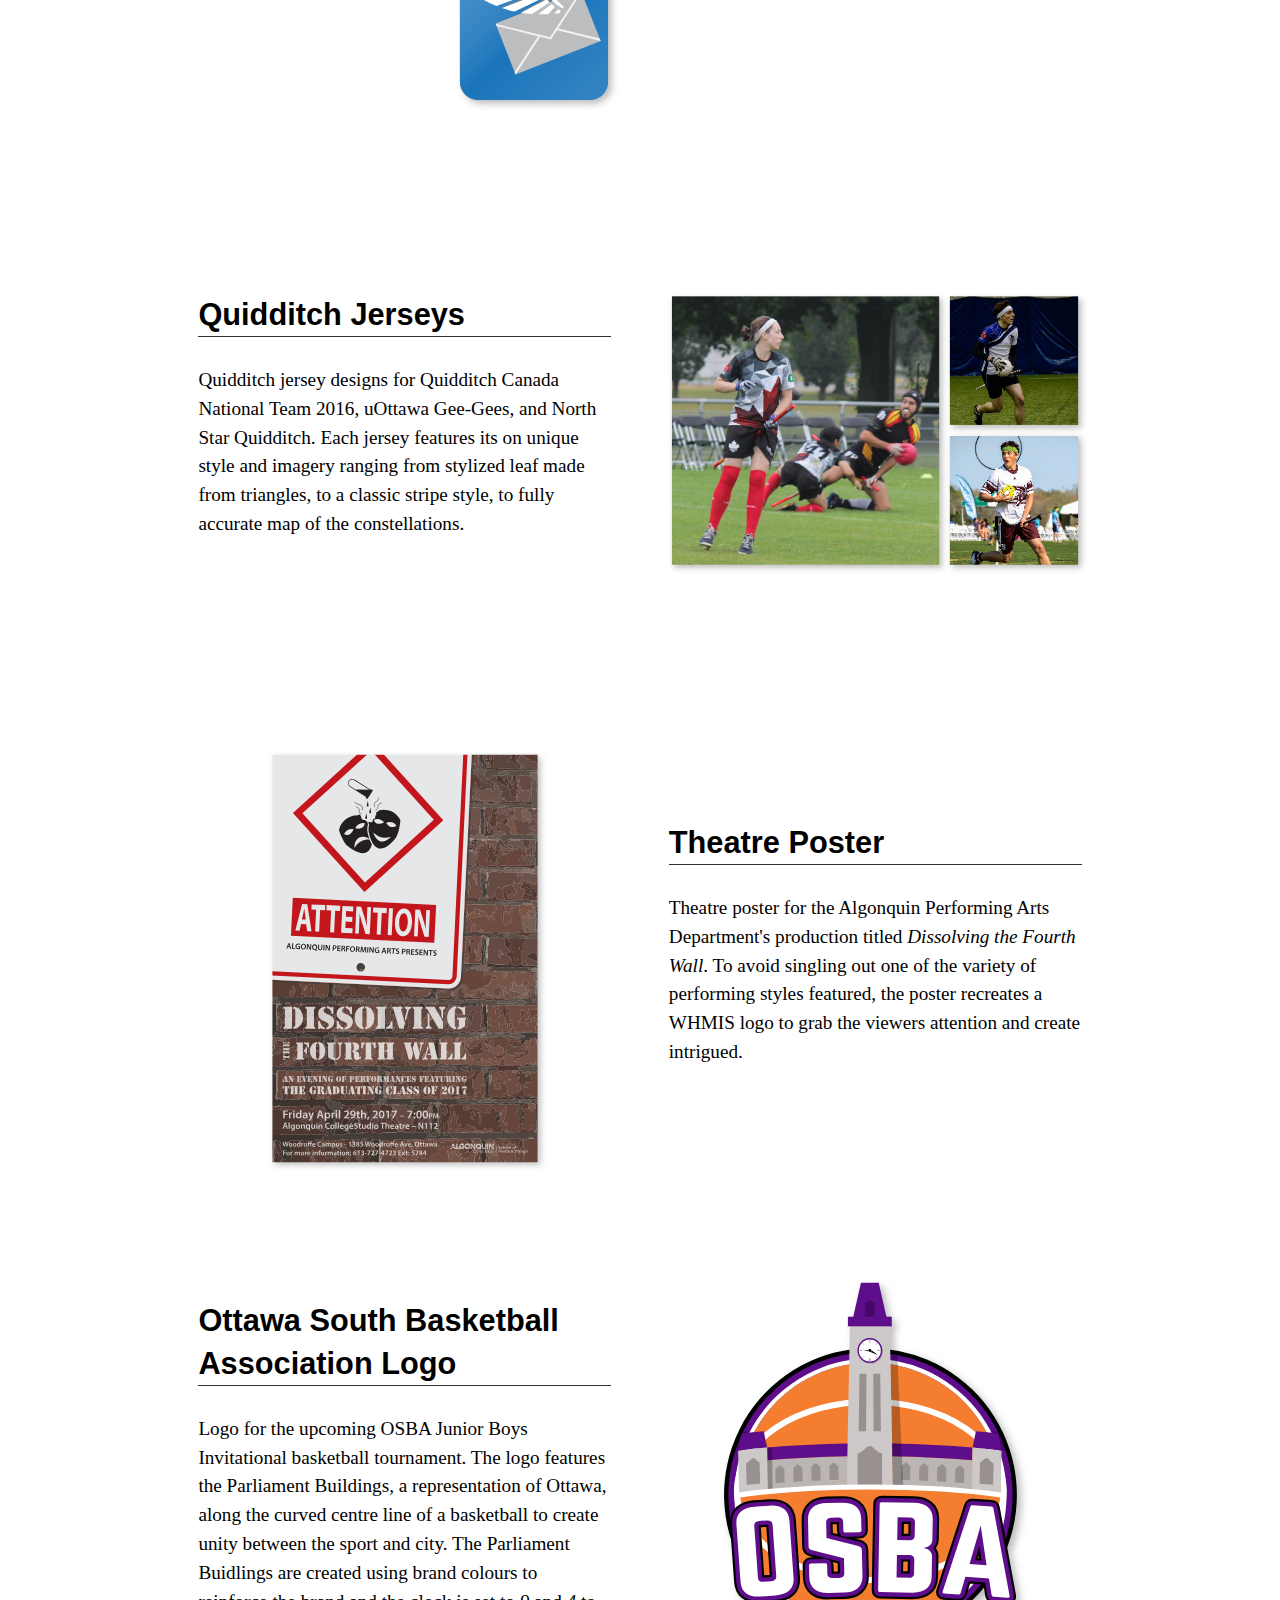
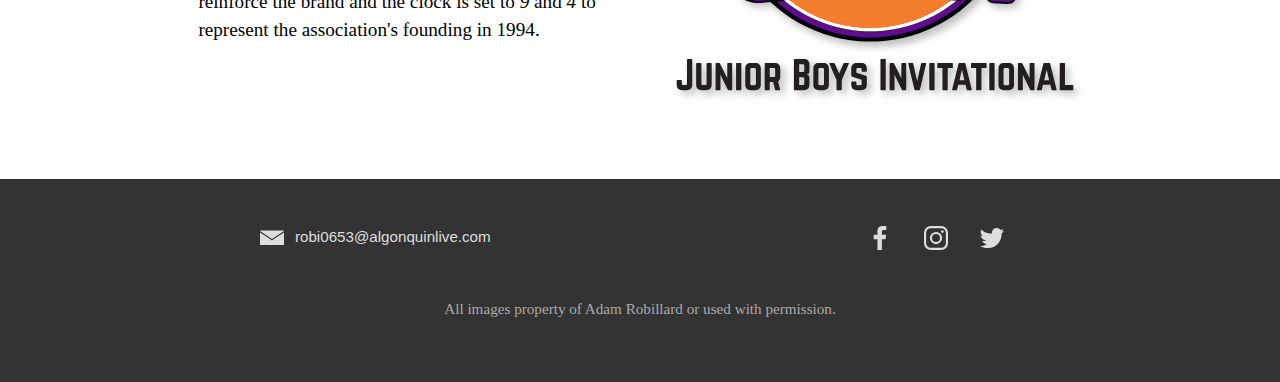
<file: portfolio.html>
<!DOCTYPE html>
<html lang="en-ca">
<head>
  <meta charset="utf-8">
  <title>Adam Robillard</title>
  <meta name="handheldfriendly" content="true">
  <meta name="mobileoptimized" content="240">
  <meta name="viewport" content="width=device-width,initial-scale=1">
  <link href="css/modules.css" rel="stylesheet">
  <link href="css/grid.css" rel="stylesheet">
  <link href="css/type.css" rel="stylesheet">
  <link href="css/main.css" rel="stylesheet">
</head>
<body class="">
  <header class="masthead bg-blue text-lg">
    <div class="wrapper grid grid-middle island">
      <div class="gutter-1-2 unit xs-1 s-1 m-1-2 l-1-2">
        <h1 class="push-0 text-lg">
          <a class="icon-link" href="index.html">
            <i class="icon i-96 i-awr"></i>
            <span class="icon-label hidden">Adam Robillard</span>
          </a>
        </h1>
      </div>
      <nav class="unit xs-1 s-1 m-1-2 l-1-2">
        <ul class="nav list-group grid">
          <li class="unit xs-1-3 s-1-3 m-1-3 l-1-3 gutter-1-4"><a class="text-lg pad-t-1-4 pad-b-1-4 hov-highlight under-blue" href="index.html">Home</a></li>
          <li class="unit xs-1-3 s-1-3 m-1-3 l-1-3 gutter-1-4"><a class="text-lg pad-t-1-4 pad-b-1-4 hov-highlight under-blue current" href="portfolio.html">Portfolio</a></li>
          <li class="unit xs-1-3 s-1-3 m-1-3 l-1-3 gutter-1-4"><a class="text-lg pad-t-1-4 pad-b-1-4 hov-highlight under-blue" href="bio.html">Bio</a></li>
        </ul>
      </nav>
    </div>
  </header>
  <main class="wrapper island-1-2">
    <header class="grid sub-mast">
      <nav>
        <ul class="list-group grid grid-middle micro gutter-2 text-center pt-sans text-lower">
          <li class="unit xs-1-6 s-1-6 m-1-6 l-1-6"><a class="pad-b-1-4 text-dg no-under hov-highlight under-dark" href="#symbol">Symbol Deisgn</a></li>
          <li class="unit xs-1-6 s-1-6 m-1-6 l-1-6"><a class="pad-b-1-4 text-dg no-under hov-highlight under-dark" href="#info-p">Info Page</a></li>
          <li class="unit xs-1-6 s-1-6 m-1-6 l-1-6"><a class="pad-b-1-4 text-dg no-under hov-highlight under-dark" href="#app">App Icons</a></li>
          <li class="unit xs-1-6 s-1-6 m-1-6 l-1-6"><a class="pad-b-1-4 text-dg no-under hov-highlight under-dark" href="#jersey">Jerseys</a></li>
          <li class="unit xs-1-6 s-1-6 m-1-6 l-1-6"><a class="pad-b-1-4 text-dg no-under hov-highlight under-dark" href="#poster">Poster</a></li>
          <li class="unit xs-1-6 s-1-6 m-1-6 l-1-6"><a class="pad-b-1-4 text-dg no-under hov-highlight under-dark" href="#osba">OSBA Logo</a></li>
        </ul>
      </nav>
    </header>
    <div class="grid">
      <div class="port-item island-1-2 push unit xs-1 s-1 m-1 l-1">
        <div id="symbol" class="grid grid-middle">
          <div class="unit xs-1 s-1 m-1-2 l-1-2">
            <img class="img-flex" src="images/cujo.svg" alt="Cujo">
          </div>
          <div class="gutter unit xs-1 s-1 m-1-2 l-1-2">
            <h2 class="rule">Symbol Design</h2>
            <p>Symbol design project representing <span class="italic">Cujo</span> by Steven King, the horror novel, and Curtis "Cujo" Joseph, the NHL goalie. This symbol is designed to work in both colour and black and white, while being able to scale effectively.</p>
          </div>
        </div>
      </div>
      <div class="port-item island-1-2 push unit xs-1 s-1 m-1 l-1">
        <div id="info-p" class="grid grid-middle">
          <div class="unit xs-1 s-1 unit-m-hidden unit-l-hidden">
            <img class="img-flex" src="images/info-doc.jpg" alt="Cujo">
          </div>
          <div class="gutter unit xs-1 s-1 m-1-2 l-1-2">
            <h2 class="rule">Information Page</h2>
            <p>Typography layout featuring historical figures. This design concept reflects a modern museum style, using strong colours and bold text to create emphasis and contrast to highlight the historical figure's name. Followed by a simple, easy to read layout.</p>
          </div>
          <div class="unit unit-xs-hidden unit-s-hidden m-1-2 l-1-2">
            <img class="img-flex" src="images/info-doc.jpg" alt="Cujo">
          </div>
        </div>
      </div>
      <div class="port-item island-1-2 push unit xs-1 s-1 m-1 l-1">
        <div id="app"class="grid grid-middle">
          <div class="unit xs-1 s-1 m-1-2 l-1-2">
            <img class="img-flex" src="images/apps.svg" alt="Cujo">
          </div>
          <div class="gutter unit xs-1 s-1 m-1-2 l-1-2">
            <h2 class="rule">Phone App Icons</h2>
            <p>Phone application icons for two fictional apps <span class="italic">Physician Finder</span> and <span class="italic">Hermes Home Delivery</span>. These app icons use simple, recognizeable imagery and symbols that allow the viewer to quickly understand the basic concept of the app without requiring text.</p>
          </div>
        </div>
      </div>
      <div class="port-item island-1-2 push unit xs-1 s-1 m-1 l-1">
        <div id="jersey" class="grid grid-middle">
          <div class="unit xs-1 s-1 unit-m-hidden unit-l-hidden">
            <img class="img-flex" src="images/jerseys.jpg" alt="Cujo">
          </div>
          <div class="gutter unit xs-1 s-1 m-1-2 l-1-2">
            <h2 class="rule">Quidditch Jerseys</h2>
            <p>Quidditch jersey designs for Quidditch Canada National Team 2016, uOttawa Gee-Gees, and North Star Quidditch. Each jersey features its on unique style and imagery ranging from stylized leaf made from triangles, to a classic stripe style, to fully accurate map of the constellations.</p>
          </div>
          <div class="unit unit-xs-hidden unit-s-hidden m-1-2 l-1-2">
            <img class="img-flex" src="images/jerseys.jpg" alt="Cujo">
          </div>
        </div>
      </div>
      <div class="port-item island-1-2 push unit xs-1 s-1 m-1 l-1">
        <div id="poster" class="grid grid-middle">
          <div class="unit xs-1 s-1 m-1-2 l-1-2">
            <img class="img-flex" src="images/poster.svg" alt="Cujo">
          </div>
          <div class="gutter unit xs-1 s-1 m-1-2 l-1-2">
            <h2 class="rule">Theatre Poster</h2>
            <p>Theatre poster for the Algonquin Performing Arts Department's production titled <span class="italic">Dissolving the Fourth Wall</span>. To avoid singling out one of the variety of performing styles featured, the poster recreates a WHMIS logo to grab the viewers attention and create intrigued.</p>
          </div>
        </div>
      </div>
      <div class="port-item island-1-2 push unit xs-1 s-1 m-1 l-1">
        <div id="osba" class="grid grid-middle">
          <div class="unit xs-1 s-1 unit-m-hidden unit-l-hidden">
            <img class="img-flex" src="images/osba.svg" alt="Cujo">
          </div>
          <div class="gutter unit xs-1 s-1 m-1-2 l-1-2">
            <h2 class="rule">Ottawa South Basketball Association Logo</h2>
            <p>Logo for the upcoming OSBA Junior Boys Invitational basketball tournament. The logo features the Parliament Buildings, a representation of Ottawa, along the curved centre line of a basketball to create unity between the sport and city. The Parliament Buidlings are created using brand colours to reinforce the brand and the clock is set to <span class="italic">9</span> and <span class="italic">4</span> to represent the association's founding in 1994.</p>
          </div>
          <div class="unit unit-xs-hidden unit-s-hidden m-1-2 l-1-2">
            <img class="img-flex" src="images/osba.svg" alt="Cujo">
          </div>
        </div>
      </div>
    </div>
  </main>
  <footer class="footer text-lg micro island">
    <div class="wrapper grid grid-middle">
      <div class="t-left-m unit xs-1 s-1 m-3-4 l-3-4 island-1-2">
        <a class="icon-link text-lg hov-highlight pad-t-1-4 pad-b-1-4" href="mailto:robi0653@algonquinlive.com">
          <i class="icon i-24 i-email"></i>
          <span class="icon-label pad-l-1-4">robi0653@algonquinlive.com</span>
        </a>
      </div>
      <div class="unit xs-1 s-1 m-1-4 l-1-4 island-1-2">
        <nav>
          <ul class="nav-foot list-group grid">
            <li class="unit xs-1-3 s-1-3 m-1-3 l-1-3">
              <a class="icon-link hov-highlight pad-t-1-4 pad-b-1-2" href="#">
                <i class="icon i-24 i-f-book"></i>
                <span class="icon-label hidden">Facebook</span>
              </a>
            </li>
            <li class="unit xs-1-3 s-1-3 m-1-3 l-1-3">
              <a class="icon-link hov-highlight pad-t-1-4 pad-b-1-2" href="#">
                <i class="icon i-24 i-i-gram"></i>
                <span class="icon-label hidden">Instagram</span>
              </a>
            </li>
            <li class="unit xs-1-3 s-1-3 m-1-3 l-1-3">
              <a class="icon-link hov-highlight pad-t-1-4 pad-b-1-2" href="#">
                <i class="icon i-24 i-tweet"></i>
                <span class="icon-label hidden">Twitter</span>
              </a>
            </li>
          </ul>
        </nav>
      </div>
      <div class="unit xs-1 s-1 m-1 l-1 island">
        <p class="push-0 text-mg">All images property of Adam Robillard or used with permission.</p>
      </div>
    </div>
  </footer>
</body>
</html>
</file>
<file: css/modules.css>
/*
 * Modulifier || Code released under the UNLICENSE
 * Code under other copyrights & licenses listed below.
 * https://modulifier.web-dev.tools/#responsive;images;list-group;embed;media-object;icons;hidden;positioning;nice-lists;forms;buttons;print
 */

@-moz-viewport { width: device-width; scale: 1; }
@-ms-viewport { width: device-width; scale: 1; }
@-o-viewport { width: device-width; scale: 1; }
@-webkit-viewport { width: device-width; scale: 1; }
@viewport { width: device-width; scale: 1; }

html {
  box-sizing: border-box;
  -moz-text-size-adjust: 100%;
  -ms-text-size-adjust: 100%;
  -webkit-text-size-adjust: 100%;
  text-size-adjust: 100%;
}

*, *::before, *::after {
  box-sizing: inherit;
}

body {
  margin: 0;
}

article,
aside,
details,
figcaption,
figure,
footer,
header,
main,
menu,
nav,
section,
summary {
  display: block;
}

audio,
canvas,
progress,
video {
  display: inline-block;
  vertical-align: baseline;
}

template {
  display: none;
}

details {
  cursor: pointer;
}

audio:not([controls]) {
  display: none;
  height: 0;
}

a,
area,
button,
input,
label,
select,
textarea,
[tabindex] {
  -ms-touch-action: manipulation;
  touch-action: manipulation;
}

img {
  border: 0;
}

.img-flex {
  display: block;
  width: 100%;
}

svg {
  fill: currentColor;
}

svg:not(:root) {
  overflow: hidden;
}

svg.img-flex {
  width: 100%;
  height: 100%;
}

.image-replacement, .ir {
  overflow: hidden;
  direction: ltr;
  text-align: left;
  text-indent: 100%;
  white-space: nowrap;
}

.list-group, .list-group-inline, .list-group--inline {
  padding-left: 0;
  list-style-type: none;
}

.list-group > dd {
  margin-left: 0;
}

.list-group-inline::before,
.list-group-inline::after,
.list-group--inline::before,
.list-group--inline::after {
  content: "";
  display: table;
}

.list-group-inline::after,
.list-group--inline::after {
  clear: both;
}

.list-group-inline > li,
.list-group--inline > li {
  display: inline-block;
}

.list-group-inline > dt,
.list-group--inline > dt {
  clear: left;
  float: left;
  width: 11em;
}

.list-group-inline > dd,
.list-group--inline > dd {
  float: left;
  min-width: 12em;
}

.embed {
  margin-left: 0;
  margin-right: 0;
  overflow: hidden;
  position: relative;
  width: 100%;
}

.embed-1by1, .embed--1by1 {
  padding-top: 100%; /* Square */
}

.embed-4by3, .embed--4by3 {
  padding-top: 75%; /* Traditional TV/computer screens */
}

.embed-iso216, .embed--iso216 {
  padding-top: 70.92%; /* A-standard paper sizes */
}

.embed-3by2, .embed--3by2 {
  padding-top: 66.6%; /* Classic 35 mm film & most digital photos, landscape */
}

.embed-2by3, .embed--2by3 {
  padding-top: 150%; /* Classic 35 mm film & most digital photos, portrait */
}

.embed-golden, .embed--golden {
  padding-top: 61.8%; /* The Golden Ratio */
}

.embed-16by9, .embed--16by9 {
  padding-top: 56.25%; /* HD TV */
}

.embed-185by100, .embed--185by100 {
  padding-top: 54.05%; /* Common widescreen cinema */
}

.embed-24by10, .embed--24by10 {
  padding-top: 41.667%; /* Widescreen cinema: 2.4:1 */
}

.embed-3by1, .embed--3by1 {
  padding-top: 33.3333%; /* Panorama photos */
}

.embed-4by1, .embed--4by1 {
  padding-top: 25%; /* Polyvision */
}

.embed-5by1, .embed--5by1 {
  padding-top: 20%; /* Really wide... */
}

.embed-item, .embed__item {
  min-height: 100%;
  left: 0;
  position: absolute;
  top: 0;
  width: 100%;
}

.media {
  overflow: hidden;
}

.media-img, .media__img {
  float: left;
}

.media-img-reversed, .media__img--reversed {
  float: right;
}

.media-img-stacked, .media__img--stacked {
  float: none;
}

.media-body, .media__body {
  overflow: hidden;
  min-width: 12em; /* Slightly less than 200px, responsiveness built in */
}

.icon {
  display: inline-block;
  position: relative;
  background: transparent none no-repeat center center;
  background-size: contain;
  vertical-align: middle;
}

.i-16, .i--16 {
  height: 16px;
  width: 16px;
}

.i-18, .i--18 {
  height: 18px;
  width: 18px;
}

.i-24, .i--24 {
  height: 24px;
  width: 24px;
}

.i-32, .i--32 {
  height: 32px;
  width: 32px;
}

.i-48, .i--48 {
  height: 48px;
  width: 48px;
}

.i-64, .i--64 {
  height: 64px;
  width: 64px;
}

.i-96, .i--96 {
  height: 96px;
  width: 96px;
}

.i-128, .i--128 {
  height: 128px;
  width: 128px;
}

.i-192, .i--192 {
  height: 192px;
  width: 192px;
}

.i-256, .i--256 {
  height: 256px;
  width: 256px;
}

.icon img,
.icon svg {
  left: 0;
  height: 100%;
  position: absolute;
  top: 0;
  width: 100%;
  fill: currentColor;
}

.icon-label {
  vertical-align: middle;
}

.icon-link,
.icon-link:focus,
.icon-link:hover {
  text-decoration: none;
}

[hidden], .hidden {
  /* stylelint-disable declaration-no-important */
  display: none !important;
  visibility: hidden !important;
  /* stylelint-enable */
}

.visually-hidden {
  height: 1px;
  margin: -1px;
  overflow: hidden;
  padding: 0;
  position: absolute;
  width: 1px;
  border: 0;
  clip: rect(0 0 0 0);
}

.visually-hidden.focusable:active, .visually-hidden.focusable:focus {
  height: auto;
  margin: 0;
  overflow: visible;
  position: static;
  width: auto;
  clip: auto;
}

.invisible {
  visibility: hidden;
}

.chop,
.crop {
  overflow: hidden;
}

.truncate {
  max-width: 100%;
  overflow: hidden;
  width: 100%;
  text-overflow: ellipsis;
  white-space: nowrap;
}

.scrollable {
  max-width: 100%;
  overflow-x: auto;
  overflow-y: hidden;
  -webkit-overflow-scrolling: touch;
}

.center {
  margin-left: auto;
  margin-right: auto;
}

.clearfix::after {
  content: " ";
  display: block;
  clear: both;
}

.left {
  float: left;
}

.right {
  float: right;
}

.center-text,
.center-flow {
  text-align: center;
}

.center-block {
  margin-left: auto;
  margin-right: auto;
}

.center-contents,
.center-contents-vertical {
  display: -webkit-flex;
  display: -ms-flexbox;
  display: flex;
  -webkit-justify-content: center;
  -ms-flex-pack: center;
  justify-content: center;
  -webkit-align-items: center;
  -ms-flex-align: center;
  align-items: center;
  -webkit-align-content: center;
  -ms-flex-line-pack: center;
  align-content: center;
  -webkit-flex-direction: column wrap;
  -ms-flex-direction: column wrap;
  flex-flow: column wrap;
}

.center-contents-horizontal {
  display: -webkit-flex;
  display: -ms-flexbox;
  display: flex;
  -webkit-justify-content: center;
  -ms-flex-pack: center;
  justify-content: center;
  -webkit-align-items: center;
  -ms-flex-align: center;
  align-items: center;
  -webkit-align-content: center;
  -ms-flex-line-pack: center;
  align-content: center;
  -webkit-flex-direction: row wrap;
  -ms-flex-direction: row wrap;
  flex-flow: row wrap;
}

.inline {
  display: inline;
}

.block {
  display: block;
}

.inline-block, .ib {
  display: inline-block;
}

.valign-top {
  vertical-align: top;
}

.valign-bottom {
  vertical-align: bottom;
}

.valign-middle {
  vertical-align: middle;
}

.fixed {
  position: fixed;
}

.relative {
  position: relative;
}

.absolute {
  position: absolute;
}

.static {
  position: static;
}

.zindex-1 {
  z-index: 1;
}

.zindex-2 {
  z-index: 2;
}

.zindex-3 {
  z-index: 3;
}

.pin-top-left, .pin-tl {
  top: 0;
  left: 0;
}

.pin-top-right, .pin-tr {
  top: 0;
  right: 0;
}

.pin-bottom-left, .pin-bl {
  bottom: 0;
  left: 0;
}

.pin-bottom-right, .pin-br {
  bottom: 0;
  right: 0;
}

.pin-top-center, .pin-tc {
  left: 50%;
  top: 0;
  transform: translateX(-50%);
}

.pin-bottom-center, .pin-bc {
  bottom: 0;
  left: 50%;
  transform: translateX(-50%);
}

.pin-center-left, .pin-cl {
  left: 0;
  top: 50%;
  transform: translateY(-50%);
}

.pin-center-right, .pin-cr {
  right: 0;
  top: 50%;
  transform: translateY(-50%);
}

.pin-center, .pin-c {
  left: 50%;
  top: 50%;
  transform: translate(-50%, -50%);
}

.width-quarter, .w-1-4 {
  width: 25%;
}

.width-half, .w-1-2 {
  width: 50%;
}

.width-full, .w-1 {
  width: 100%;
}

.height-quarter, .h-1-4 {
  height: 25%;
}

.height-half, .h-1-2 {
  height: 50%;
}

.height-full, .h-1 {
  height: 100%;
}

ul {
  list-style-type: none;
}

ul > li::before {
  content: "·";
  float: left;
  margin-left: -1.6em;
  width: 1.3em;
  text-align: right;
}

ol {
  counter-reset: ol-simple-numbers;
  list-style-type: none;
}

ol > li::before {
  float: left;
  margin-left: -1.6em;
  width: 1.3em;
  counter-increment: ol-simple-numbers;
  content: counter(ol-simple-numbers);
  text-align: right;
}

.list-group > li::before,
.list-group-inline > li::before,
.list-group--inline > li::before {
  content: none;
}

/* stylelint-disable no-descending-specificity */

/*
 * (c) Nicolas Gallagher and Jonathan Neal of Normalize.css || MIT License
 *     https://necolas.github.io/normalize.css/
 */

button,
input,
optgroup,
select,
textarea {
  color: inherit;
  font: inherit;
  margin: 0;
}

button,
input {
  overflow: visible;
}

button,
select {
  text-transform: none;
}

button,
html input[type="button"],
input[type="reset"],
input[type="submit"] {
  -webkit-appearance: button;
  cursor: pointer;
}

button[disabled],
html input[disabled] {
  cursor: default;
}

button::-moz-focus-inner,
input::-moz-focus-inner {
  border: 0;
  padding: 0;
}

input[type="checkbox"],
input[type="radio"] {
  opacity: 0;
  position: absolute;
  height: 1px;
  width: 1px;
}

input[type="number"]::-webkit-inner-spin-button,
input[type="number"]::-webkit-outer-spin-button {
  height: auto;
}

input[type="search"]::-webkit-search-cancel-button,
input[type="search"]::-webkit-search-decoration {
  -webkit-appearance: none;
}

fieldset {
  padding-left: 0;
  padding-right: 0;

  border: 0;
  border-top: 2px solid #666;
}

legend {
  color: inherit;
  display: table;
  max-width: 100%;
  padding: 0 .3em 0 0;
  white-space: normal;

  border: 0;

  font-weight: bold;
}

optgroup {
  font-weight: bold;
}

::-webkit-input-placeholder {
  color: inherit;
  opacity: .54;
}

::-webkit-file-upload-button {
  -webkit-appearance: button;
  font: inherit;
}

/* End Normalize.css code */

label,
.label-block {
  display: block;
  cursor: pointer;
}

input[type="checkbox"] + label,
input[type="radio"] + label,
.label-inline {
  display: inline-block;
}

input:not([type]),
input[type="text"],
input[type="number"],
input[type="search"],
input[type="url"],
input[type="email"],
input[type="password"],
input[type="tel"],
input[type="datetime-local"],
input[type="month"],
input[type="week"],
input[type="date"],
input[type="time"],
input[type="range"],
select,
textarea {
  -moz-appearance: none;
  -webkit-appearance: none;
  appearance: none;
}

input,
textarea {
  display: block;
  width: 100%;

  background-color: #fff;
  border: 2px solid #666;
  border-radius: 0;

  vertical-align: middle;
}

label {
  vertical-align: middle;
}

textarea {
  max-width: 100%;
  min-height: 4em;
  overflow: auto;
}

input[type="color"] {
  display: inline-block;
  width: 2em;
}

select {
  display: block;
  width: 100%;

  background-image: url("data:image/svg+xml,%3Csvg xmlns='http://www.w3.org/2000/svg' width='256' height='256' data-name='Layer 1' viewBox='0 0 256 256'%3E%3Cpath fill='none' stroke='%23000' stroke-miterlimit='10' stroke-width='70' d='M36.3 82.1l91.9 91.8 91.5-91.8'/%3E%3C/svg%3E");
  background-repeat: no-repeat;
  background-position: calc(100% - .4em) center;
  background-size: 18px auto;
  background-color: #fff;
  border: 2px solid #666;
  border-radius: 0;
}

input[type="checkbox"] + label::before {
  content: " ";
  display: inline-block;
  height: 1.8em;
  margin-right: .3em;
  position: relative;
  vertical-align: middle;
  top: -.1em;
  width: 1.8em;

  background-color: #fff;
  background-size: cover;
  border: 2px solid #666;

  line-height: inherit;
}

input[type="checkbox"]:checked + label::before {
  background-image: url("data:image/svg+xml,%3Csvg xmlns='http://www.w3.org/2000/svg' width='256' height='256' data-name='Layer 1' viewBox='0 0 256 256'%3E%3Cpath fill='none' stroke='%23000' stroke-miterlimit='10' stroke-width='50' d='M49.9 130.1l50.8 50.7L206.1 75.2'/%3E%3C/svg%3E");
}

input[type="checkbox"]:focus + label::before {
  outline: 3px solid #000;
  z-index: 1000;
}

input[type="radio"] + label::before {
  content: " ";
  display: inline-block;
  height: 1.8em;
  margin-right: .3em;
  position: relative;
  vertical-align: middle;
  top: -.1em;
  width: 1.8em;

  background-color: #fff;
  background-size: cover;
  border: 2px solid #666;
  border-radius: 50%;

  line-height: inherit;
}

input[type="radio"]:checked + label::before {
  background-image: url("data:image/svg+xml,%3Csvg xmlns='http://www.w3.org/2000/svg' width='256' height='256' data-name='Layer 1' viewBox='0 0 256 256'%3E%3Ccircle cx='128' cy='128' r='70.4'/%3E%3C/svg%3E");
}

input[type="radio"]:focus + label::before,
input[type="radio"] + label:focus::before {
  box-shadow: 0 0 0 3px #000;
  z-index: 1000;
}

input[type="range"] {
  border: 0;
  background-color: #fff;
}

input[type="range"]::-webkit-slider-runnable-track {
  height: 6px;

  -webkit-appearance: none;
  appearance: none;
  background-color: #ccc;
  border: 0;
  border-radius: 3px;
}

input[type="range"]:active::-webkit-slider-runnable-track {
  background-color: #ccc;
}

input[type="range"]::-moz-range-track {
  height: 6px;

  -moz-appearance: none;
  appearance: none;
  background-color: #ccc;
  border: 0;
  border-radius: 3px;
}

input[type="range"]:active::-moz-range-track {
  background-color: #ccc;
}

input[type="range"]::-ms-track {
  height: 6px;

  -ms-appearance: none;
  appearance: none;
  background-color: #ccc;
  border: 0;
  border-radius: 3px;
}

input[type="range"]:active::-ms-track {
  background-color: #ccc;
}

input[type="range"]::-webkit-slider-thumb {
  margin-top: -4px;
  height: 16px;
  width: 16px;

  -webkit-appearance: none;
  appearance: none;
  background-color: #000;
  border: none;
  border-radius: 50%;
}

input[type="range"]:hover::-webkit-slider-thumb {
  background-color: #000;
}

input[type="range"]:active::-webkit-slider-thumb {
  background-color: #000;
}

input[type="range"]::-moz-range-thumb {
  margin-top: -4px;
  height: 16px;
  width: 16px;

  -webkit-appearance: none;
  appearance: none;
  background-color: #000;
  border: none;
  border-radius: 50%;
}

input[type="range"]:hover::-moz-range-thumb {
  background-color: #000;
}

input[type="range"]:active::-moz-range-thumb {
  background-color: #000;
}

input[type="range"]::-ms-thumb {
  margin-top: -4px;
  height: 16px;
  width: 16px;

  -webkit-appearance: none;
  appearance: none;
  background-color: #000;
  border: none;
  border-radius: 50%;
}

input[type="range"]:hover::-ms-thumb {
  background-color: #000;
}

input[type="range"]:active::-ms-thumb {
  background-color: #000;
}

/* stylelint-enable */

.link-box {
  display: block;
  text-decoration: none;
}

button,
.btn {
  cursor: pointer;
  display: inline-block;
  margin: 0;
  overflow: visible;
  padding: .375em .75em .42em;
  -webkit-appearance: none;
  -moz-appearance: none;
  appearance: none;
  background-color: #333;
  border-radius: 4px;
  border: 3px solid #333;
  color: #fff;
  font: inherit;
  text-decoration: none;
  text-transform: none;
}

button::-moz-focus-inner {
  border: 0;
  padding: 0;
}

button[disabled] {
  cursor: default;
}

.btn-light, .btn--light {
  background-color: #e2e2e2;
  border-color: #e2e2e2;
  color: #000;
}

.btn-light:focus,
.btn-light:hover,
.btn--light:focus,
.btn--light:hover {
  background-color: #666;
  border-color: #666;
  color: #fff;
}

.btn-ghost,
.btn--ghost {
  background-color: transparent;
  border-color: #333;
  color: #000;
}

.btn-ghost:focus,
.btn-ghost:hover,
.btn--ghost:focus,
.btn--ghost:hover {
  background-color: #e2e2e2;
  border-color: #000;
  color: #000;
}

.btn-link {
  display: inline;
  padding: 0;
  background-color: transparent;
  border-radius: 0;
  border: 0;
  color: inherit;
}

.btn-link:focus,
.btn-link:hover {
  background-color: transparent;
  color: inherit;
}

.print-only {
  display: none;
  visibility: hidden;
}

@media print {

  .no-print {
    display: none;
    visibility: hidden;
  }

  .print-only {
    display: block;
    visibility: visible;
  }

  /*
   * (c) HTML5 Boilerplate || MIT License
   *     https://html5boilerplate.com/
   */

  /* stylelint-disable declaration-no-important */

  *, *::before, *::after, *::first-letter, *::first-line {
    background: none transparent !important;
    color: #000 !important;
    box-shadow: none !important;
    text-shadow: none !important;
  }

  /* stylelint-enable */

  a, a:visited {
    text-decoration: underline;
  }

  a[href]::after {
    content: " (" attr(href) ")";
  }

  abbr[title]::after {
    content: " (" attr(title) ")";
  }

  a[href^="#"]::after,
  a[href^="javascript:"]::after {
    content: "";
  }

  pre, blockquote {
    page-break-inside: avoid;
  }

  thead {
    display: table-header-group;
  }

  tr, img {
    page-break-inside: avoid;
  }

  p, h1, h2, h3, h4, h5, h6 {
    orphans: 3;
    widows: 3;
  }

  h1, h2, h3, h4, h5, h6 {
    page-break-after: avoid;
  }

  /* End HTML5 Boilerplate code */
}
</file>
<file: css/grid.css>
/*
  Gridifier || Code released under the UNLICENSE
  https://gridifier.web-dev.tools/#xs,4,0,0,0;s,4,25,0,0;m,4,38,1,1;l,4,60,1,1
*/

.grid {
  margin: 0;
  padding: 0;
  letter-spacing: -.31em;
  text-rendering: optimizeSpeed;
  display: -webkit-flex;
  display: -ms-flexbox;
  display: flex;
  -webkit-flex-flow: row wrap;
  -ms-flex-flow: row wrap;
  flex-flow: row wrap;
}

.grid-bottom {
  -webkit-align-items: flex-end;
  -ms-align-items: flex-end;
  align-items: flex-end;
}

.grid-middle {
  -webkit-align-items: center;
  -ms-align-items: center;
  align-items: center;
}

.grid-stretch {
  -webkit-align-items: stretch;
  -ms-align-items: stretch;
  align-items: stretch;
}

.opera-only :-o-prefocus,
.grid {
  word-spacing: -.43em;
}

.unit {
  letter-spacing: normal;
  text-rendering: auto;
  vertical-align: top;
  word-spacing: normal;
  display: inline-block;
  visibility: visible;
}

.grid-bottom .unit {
  vertical-align: bottom;
}

.grid-middle .unit {
  vertical-align: middle;
}

[class*="unit-push-"],
[class*="unit-pull-"] {
  position: relative;
}

.unit-xs-hidden {
  display: none;
  visibility: hidden;
}

.unit-xs-centered {
  margin: 0 auto;
}

.unit-xs-1,
.xs-1 {
  display: block;
  visibility: visible;
  width: 100%;
}

.unit-xs-1-2,
.xs-1-2 {
  width: 50%;
}

.unit-xs-1-3,
.xs-1-3 {
  width: 33.3333%;
}

.unit-xs-2-3,
.xs-2-3 {
  width: 66.6667%;
}

.unit-xs-1-4,
.xs-1-4 {
  width: 25%;
}

.unit-xs-3-4,
.xs-3-4 {
  width: 75%;
}

.unit-xs-1-2,
.xs-1-2,
.unit-xs-1-3,
.xs-1-3,
.unit-xs-2-3,
.xs-2-3,
.unit-xs-1-4,
.xs-1-4,
.unit-xs-3-4,
.xs-3-4 {
  display: inline-block;
  visibility: visible;
}

@media only screen and (min-width: 25em) {

  .unit-s-hidden {
    display: none;
    visibility: hidden;
  }

  .unit-s-centered {
    margin: 0 auto;
  }

  .unit-s-1,
  .s-1 {
    display: block;
    visibility: visible;
    width: 100%;
  }

  .unit-s-1-2,
  .s-1-2 {
    width: 50%;
  }

  .unit-s-1-3,
  .s-1-3 {
    width: 33.3333%;
  }

  .unit-s-2-3,
  .s-2-3 {
    width: 66.6667%;
  }

  .unit-s-1-4,
  .s-1-4 {
    width: 25%;
  }

  .unit-s-3-4,
  .s-3-4 {
    width: 75%;
  }

  .unit-s-1-2,
  .s-1-2,
  .unit-s-1-3,
  .s-1-3,
  .unit-s-2-3,
  .s-2-3,
  .unit-s-1-4,
  .s-1-4,
  .unit-s-3-4,
  .s-3-4 {
    display: inline-block;
    visibility: visible;
  }

}

@media only screen and (min-width: 38em) {

  .unit-m-hidden {
    display: none;
    visibility: hidden;
  }

  .unit-m-centered {
    margin: 0 auto;
  }

  .unit-m-1,
  .m-1 {
    display: block;
    visibility: visible;
    width: 100%;
  }

  .unit-offset-m-0 {
    margin-left: 0;
  }

  .unit-push-m-0,
  .unit-pull-m-0 {
    left: 0;
  }

  .unit-m-1-2,
  .m-1-2 {
    width: 50%;
  }

  .unit-offset-m-1-2 {
    margin-left: 50%;
  }

  .unit-push-m-1-2 {
    left: 50%;
  }

  .unit-pull-m-1-2 {
    left: -50%;
  }

  .unit-m-1-3,
  .m-1-3 {
    width: 33.3333%;
  }

  .unit-offset-m-1-3 {
    margin-left: 33.3333%;
  }

  .unit-push-m-1-3 {
    left: 33.3333%;
  }

  .unit-pull-m-1-3 {
    left: -33.3333%;
  }

  .unit-m-2-3,
  .m-2-3 {
    width: 66.6667%;
  }

  .unit-offset-m-2-3 {
    margin-left: 66.6667%;
  }

  .unit-push-m-2-3 {
    left: 66.6667%;
  }

  .unit-pull-m-2-3 {
    left: -66.6667%;
  }

  .unit-m-1-4,
  .m-1-4 {
    width: 25%;
  }

  .unit-offset-m-1-4 {
    margin-left: 25%;
  }

  .unit-push-m-1-4 {
    left: 25%;
  }

  .unit-pull-m-1-4 {
    left: -25%;
  }

  .unit-m-3-4,
  .m-3-4 {
    width: 75%;
  }

  .unit-offset-m-3-4 {
    margin-left: 75%;
  }

  .unit-push-m-3-4 {
    left: 75%;
  }

  .unit-pull-m-3-4 {
    left: -75%;
  }

  .unit-m-1-2,
  .m-1-2,
  .unit-m-1-3,
  .m-1-3,
  .unit-m-2-3,
  .m-2-3,
  .unit-m-1-4,
  .m-1-4,
  .unit-m-3-4,
  .m-3-4 {
    display: inline-block;
    visibility: visible;
  }

}

@media only screen and (min-width: 60em) {

  .unit-l-hidden {
    display: none;
    visibility: hidden;
  }

  .unit-l-centered {
    margin: 0 auto;
  }

  .unit-l-1,
  .l-1 {
    display: block;
    visibility: visible;
    width: 100%;
  }

  .unit-offset-l-0 {
    margin-left: 0;
  }

  .unit-push-l-0,
  .unit-pull-l-0 {
    left: 0;
  }

  .unit-l-1-2,
  .l-1-2 {
    width: 50%;
  }

  .unit-offset-l-1-2 {
    margin-left: 50%;
  }

  .unit-push-l-1-2 {
    left: 50%;
  }

  .unit-pull-l-1-2 {
    left: -50%;
  }

  .unit-l-1-3,
  .l-1-3 {
    width: 33.3333%;
  }

  .unit-offset-l-1-3 {
    margin-left: 33.3333%;
  }

  .unit-push-l-1-3 {
    left: 33.3333%;
  }

  .unit-pull-l-1-3 {
    left: -33.3333%;
  }

  .unit-l-2-3,
  .l-2-3 {
    width: 66.6667%;
  }

  .unit-offset-l-2-3 {
    margin-left: 66.6667%;
  }

  .unit-push-l-2-3 {
    left: 66.6667%;
  }

  .unit-pull-l-2-3 {
    left: -66.6667%;
  }

  .unit-l-1-4,
  .l-1-4 {
    width: 25%;
  }

  .unit-offset-l-1-4 {
    margin-left: 25%;
  }

  .unit-push-l-1-4 {
    left: 25%;
  }

  .unit-pull-l-1-4 {
    left: -25%;
  }

  .unit-l-3-4,
  .l-3-4 {
    width: 75%;
  }

  .unit-offset-l-3-4 {
    margin-left: 75%;
  }

  .unit-push-l-3-4 {
    left: 75%;
  }

  .unit-pull-l-3-4 {
    left: -75%;
  }

  .unit-l-1-2,
  .l-1-2,
  .unit-l-1-3,
  .l-1-3,
  .unit-l-2-3,
  .l-2-3,
  .unit-l-1-4,
  .l-1-4,
  .unit-l-3-4,
  .l-3-4 {
    display: inline-block;
    visibility: visible;
  }

}

.unit-content-distribute,
.content-distribute {
  display: -ms-flexbox;
  display: -webkit-flex;
  display: flex;
  -ms-flex-direction: column;
  -webkit-flex-direction: column;
  flex-direction: column;
  -ms-flex-pack: justify;
  -webkit-justify-content: space-between;
  justify-content: space-between;
}

.unit-content-center,
.unit-content-center-vertical {
  display: -webkit-flex;
  display: -ms-flexbox;
  display: flex;
  -webkit-justify-content: center;
  -ms-flex-pack: center;
  justify-content: center;
  -webkit-align-items: center;
  -ms-flex-align: center;
  align-items: center;
  -webkit-align-content: center;
  -ms-flex-line-pack: center;
  align-content: center;
  -webkit-flex-direction: column wrap;
  -ms-flex-direction: column wrap;
  flex-flow: column wrap;
}

.unit-content-center-horizontal {
  display: -webkit-flex;
  display: -ms-flexbox;
  display: flex;
  -webkit-justify-content: center;
  -ms-flex-pack: center;
  justify-content: center;
  -webkit-align-items: center;
  -ms-flex-align: center;
  align-items: center;
  -webkit-align-content: center;
  -ms-flex-line-pack: center;
  align-content: center;
  -webkit-flex-direction: row wrap;
  -ms-flex-direction: row wrap;
  flex-flow: row wrap;
}

.content-fill,
.content-stretch {
  -ms-flex-grow: 2;
  -webkit-flex-grow: 2;
  flex-grow: 2;
  max-width: 100%; /* @bugfix: IE 10, 11 */
}

.content-shrink {
  -ms-align-self: center;
  -webkit-align-self: center;
  align-self: center;
}
</file>
<file: css/type.css>
/*
  Typografier || Code released under the UNLICENSE
  https://typografier.web-dev.tools/#0,100,1.3,1.067,0;38,110,1.4,1.125,1;60,120,1.5,1.125,1;90,130,1.5,1.125,1
*/

html {
  font-size: 100%;
  line-height: 1.3;
}

a {
  background-color: transparent;
  -webkit-text-decoration-skip: objects;
}

sub,
sup {
  font-size: 75%;
  line-height: 1px;
  position: relative;
  vertical-align: baseline;
}

sup {
  top: -.5em;
}

sub {
  bottom: -.25em;
}

pre,
code,
kbd,
samp {
  font-size: 100%;
}

abbr[title] {
  border-bottom: none;
  text-decoration: underline;
  text-decoration: underline dotted;
}

b,
strong {
  font-weight: bold;
}

dfn,
caption {
  font-style: italic;
}

hr {
  border: 0;
  border-top: 2px solid #000;
  height: 0;
}

table {
  border-collapse: collapse;
  border-spacing: 0;
  width: 100%;
  table-layout: fixed;
}

caption {
  text-align: left;
}

th,
td {
  border-bottom: 1px solid #000;
  text-align: left;
  vertical-align: top;
}

thead th {
  vertical-align: bottom;

  border-bottom-width: 2px;
}

.text-left {
  text-align: left;
}

.text-right {
  text-align: right;
}

.text-center {
  text-align: center;
}

.normal {
  font-weight: normal;
  font-style: normal;
}

.not-bold {
  font-weight: normal;
}

.not-italic {
  font-style: normal;
}

.bold {
  font-weight: bold;
}

.italic {
  font-style: italic;
}

.text-upper {
  text-transform: uppercase;
}

.text-lower {
  text-transform: lowercase;
}

.wrapper {
  margin-left: auto;
  margin-right: auto;
  max-width: 52em;
  width: 100%;
}

.max-length {
  margin-left: auto;
  margin-right: auto;
  max-width: 36em;
  width: 100%;
}

h1,
h2,
h3,
h4,
h5,
h6,
p,
ul,
ol,
dl,
dd,
figure,
blockquote,
details,
hr,
fieldset,
pre,
table,
caption {
  margin: 0 0 1.3rem;
}

.yotta {
  font-size: 1.5745rem;
  line-height: 2.275rem;
}

.zetta {
  font-size: 1.4757rem;
  line-height: 1.95rem;
}

h1,
.exa {
  font-size: 1.383rem;
  line-height: 1.95rem;
}

h2,
.peta {
  font-size: 1.2962rem;
  line-height: 1.95rem;
}

h3,
.tera {
  font-size: 1.2148rem;
  line-height: 1.625rem;
}

h4,
.giga {
  font-size: 1.1385rem;
  line-height: 1.625rem;
}

h5,
.mega {
  font-size: 1.067rem;
  line-height: 1.625rem;
}

h6,
.kilo,
input,
textarea {
  font-size: 1rem;
  line-height: 1.3rem;
}

small,
.milli {
  font-size: .9372rem;
  line-height: 1.3rem;
}

.micro {
  font-size: .8784rem;
  line-height: 1.3rem;
}

ul {
  padding-left: 1em;
}

ol {
  padding-left: 1.6em;
}

input,
option,
select {
  height: calc(1.3rem + .1625rem + .1625rem);
}

input[type="color"] {
  width: calc(1.3rem + .1625rem + .1625rem);
}

input[type="checkbox"],
input[type="radio"] {
  display: inline-block;
  height: auto;
  width: auto;
}

.push {
  margin-bottom: 1.3rem;
}

.push-none,
.push-0 {
  margin-bottom: 0;
}

.push-double,
.push-2 {
  margin-bottom: 2.6rem;
}

.push-half,
.push-1-2 {
  margin-bottom: .65rem;
}

.push-quarter,
.push-1-4 {
  margin-bottom: .325rem;
}

.push-eighth,
.push-1-8 {
  margin-bottom: .1625rem;
}

.push-right-eighth,
.push-r-1-8 {
  margin-right: .1625rem;
}

.push-right-quarter,
.push-r-1-4 {
  margin-right: .325rem;
}

.push-right-half,
.push-r-1-2 {
  margin-right: .65rem;
}

.push-right,
.push-r {
  margin-right: 1.3rem;
}

.pad-top,
.pad-t {
  padding-top: 1.3rem;
}

.pad-bottom,
.pad-b {
  padding-bottom: 1.3rem;
}

.pad-top-double,
.pad-t-2 {
  padding-top: 2.6rem;
}

.pad-bottom-double,
.pad-b-2 {
  padding-bottom: 2.6rem;
}

.pad-top-half,
.pad-t-1-2 {
  padding-top: .65rem;
}

.pad-bottom-half,
.pad-b-1-2 {
  padding-bottom: .65rem;
}

.pad-top-quarter,
.pad-t-1-4 {
  padding-top: .325rem;
}

.pad-bottom-quarter,
.pad-b-1-4 {
  padding-bottom: .325rem;
}

.pad-top-eighth,
.pad-t-1-8 {
  padding-top: .1625rem;
}

.pad-bottom-eighth,
.pad-b-1-8 {
  padding-bottom: .1625rem;
}

.island {
  padding: 1.3rem;
}

.island-double,
.island-2 {
  padding: 2.6rem;
}

.island-half,
.island-1-2 {
  padding: .65rem;
}

.island-quarter,
.island-1-4,
td,
table th {
  padding: .325rem;
}

.island-eighth,
.island-1-8,
input,
textarea {
  padding: .1625rem;
}

.gutter {
  padding-left: 1.3rem;
  padding-right: 1.3rem;
}

.gutter-double,
.gutter-2 {
  padding-left: 2.6rem;
  padding-right: 2.6rem;
}

.gutter-half,
.gutter-1-2 {
  padding-left: .65rem;
  padding-right: .65rem;
}

.gutter-quarter,
.gutter-1-4,
caption {
  padding-left: .325rem;
  padding-right: .325rem;
}

.gutter-eighth,
.gutter-1-8 {
  padding-left: .1625rem;
  padding-right: .1625rem;
}

select {
  padding: 0 .1625rem;
}

fieldset {
  padding: .325rem 0;

  border: 0;
  border-top: 2px solid #000;
}

legend {
  padding-right: .325rem;
}

@media only screen and (min-width: 38em) {

  html {
    font-size: 110%;
    line-height: 1.4;
  }

  h1,
  h2,
  h3,
  h4,
  h5,
  h6,
  p,
  ul,
  ol,
  dl,
  dd,
  figure,
  blockquote,
  details,
  hr,
  fieldset,
  pre,
  table,
  caption {
    margin: 0 0 1.4rem;
  }

  .yotta {
    font-size: 2.2807rem;
    line-height: 3.15rem;
  }

  .zetta {
    font-size: 2.0273rem;
    line-height: 2.8rem;
  }

  h1,
  .exa {
    font-size: 1.802rem;
    line-height: 2.45rem;
  }

  h2,
  .peta {
    font-size: 1.6018rem;
    line-height: 2.1rem;
  }

  h3,
  .tera {
    font-size: 1.4238rem;
    line-height: 2.1rem;
  }

  h4,
  .giga {
    font-size: 1.2656rem;
    line-height: 1.75rem;
  }

  h5,
  .mega {
    font-size: 1.125rem;
    line-height: 1.75rem;
  }

  h6,
  .kilo,
  input,
  textarea {
    font-size: 1rem;
    line-height: 1.4rem;
  }

  small,
  .milli {
    font-size: .8889rem;
    line-height: 1.4rem;
  }

  .micro {
    font-size: .7901rem;
    line-height: 1.4rem;
  }

  ul,
  ol {
    padding-left: 0;
  }

  ul ul,
  ol ul {
    padding-left: 1em;
  }

  ol ol,
  ul ol {
    padding-left: 1.6em;
  }

  .hang-punc {
    float: left;
    margin-left: -1.4em;
    text-align: right;
    width: 1.3em;
  }

  table {
    margin-left: -.35rem;
    margin-right: -.35rem;
    width: calc(100% + .35rem + .35rem);
  }

  input,
  option,
  select {
    height: calc(1.4rem + .175rem + .175rem);
  }

  input[type="color"] {
    width: calc(1.4rem + .175rem + .175rem);
  }

  input[type="checkbox"],
  input[type="radio"] {
    display: inline-block;
    height: auto;
    width: auto;
  }

  .push {
    margin-bottom: 1.4rem;
  }

  .push-none,
  .push-0 {
    margin-bottom: 0;
  }

  .push-double,
  .push-2 {
    margin-bottom: 2.8rem;
  }

  .push-half,
  .push-1-2 {
    margin-bottom: .7rem;
  }

  .push-quarter,
  .push-1-4 {
    margin-bottom: .35rem;
  }

  .push-eighth,
  .push-1-8 {
    margin-bottom: .175rem;
  }

  .push-right-eighth,
  .push-r-1-8 {
    margin-right: .175rem;
  }

  .push-right-quarter,
  .push-r-1-4 {
    margin-right: .35rem;
  }

  .push-right-half,
  .push-r-1-2 {
    margin-right: .7rem;
  }

  .push-right,
  .push-r {
    margin-right: 1.4rem;
  }

  .pad-top,
  .pad-t {
    padding-top: 1.4rem;
  }

  .pad-bottom,
  .pad-b {
    padding-bottom: 1.4rem;
  }

  .pad-top-double,
  .pad-t-2 {
    padding-top: 2.8rem;
  }

  .pad-bottom-double,
  .pad-b-2 {
    padding-bottom: 2.8rem;
  }

  .pad-top-half,
  .pad-t-1-2 {
    padding-top: .7rem;
  }

  .pad-bottom-half,
  .pad-b-1-2 {
    padding-bottom: .7rem;
  }

  .pad-top-quarter,
  .pad-t-1-4 {
    padding-top: .35rem;
  }

  .pad-bottom-quarter,
  .pad-b-1-4 {
    padding-bottom: .35rem;
  }

  .pad-top-eighth,
  .pad-t-1-8 {
    padding-top: .175rem;
  }

  .pad-bottom-eighth,
  .pad-b-1-8 {
    padding-bottom: .175rem;
  }

  .island {
    padding: 1.4rem;
  }

  .island-double,
  .island-2 {
    padding: 2.8rem;
  }

  .island-half,
  .island-1-2 {
    padding: .7rem;
  }

  .island-quarter,
  .island-1-4,
  td,
  table th {
    padding: .35rem;
  }

  .island-eighth,
  .island-1-8,
  input,
  textarea {
    padding: .175rem;
  }

  .gutter {
    padding-left: 1.4rem;
    padding-right: 1.4rem;
  }

  .gutter-double,
  .gutter-2 {
    padding-left: 2.8rem;
    padding-right: 2.8rem;
  }

  .gutter-half,
  .gutter-1-2 {
    padding-left: .7rem;
    padding-right: .7rem;
  }

  .gutter-quarter,
  .gutter-1-4,
  caption {
    padding-left: .35rem;
    padding-right: .35rem;
  }

  .gutter-eighth,
  .gutter-1-8 {
    padding-left: .175rem;
    padding-right: .175rem;
  }

  select {
    padding: 0 .175rem;
  }

  fieldset {
    padding: .35rem 0;

    border: 0;
    border-top: 2px solid #000;
  }

  legend {
    padding-right: .35rem;
  }

}

@media only screen and (min-width: 60em) {

  html {
    font-size: 120%;
    line-height: 1.5;
  }

  h1,
  h2,
  h3,
  h4,
  h5,
  h6,
  p,
  ul,
  ol,
  dl,
  dd,
  figure,
  blockquote,
  details,
  hr,
  fieldset,
  pre,
  table,
  caption {
    margin: 0 0 1.5rem;
  }

  .yotta {
    font-size: 2.2807rem;
    line-height: 3rem;
  }

  .zetta {
    font-size: 2.0273rem;
    line-height: 3rem;
  }

  h1,
  .exa {
    font-size: 1.802rem;
    line-height: 2.625rem;
  }

  h2,
  .peta {
    font-size: 1.6018rem;
    line-height: 2.25rem;
  }

  h3,
  .tera {
    font-size: 1.4238rem;
    line-height: 1.875rem;
  }

  h4,
  .giga {
    font-size: 1.2656rem;
    line-height: 1.875rem;
  }

  h5,
  .mega {
    font-size: 1.125rem;
    line-height: 1.5rem;
  }

  h6,
  .kilo,
  input,
  textarea {
    font-size: 1rem;
    line-height: 1.5rem;
  }

  small,
  .milli {
    font-size: .8889rem;
    line-height: 1.5rem;
  }

  .micro {
    font-size: .7901rem;
    line-height: 1.5rem;
  }

  ul,
  ol {
    padding-left: 0;
  }

  ul ul,
  ol ul {
    padding-left: 1em;
  }

  ol ol,
  ul ol {
    padding-left: 1.6em;
  }

  .hang-punc {
    float: left;
    margin-left: -1.4em;
    text-align: right;
    width: 1.3em;
  }

  table {
    margin-left: -.375rem;
    margin-right: -.375rem;
    width: calc(100% + .375rem + .375rem);
  }

  input,
  option,
  select {
    height: calc(1.5rem + .1875rem + .1875rem);
  }

  input[type="color"] {
    width: calc(1.5rem + .1875rem + .1875rem);
  }

  input[type="checkbox"],
  input[type="radio"] {
    display: inline-block;
    height: auto;
    width: auto;
  }

  .push {
    margin-bottom: 1.5rem;
  }

  .push-none,
  .push-0 {
    margin-bottom: 0;
  }

  .push-double,
  .push-2 {
    margin-bottom: 3rem;
  }

  .push-half,
  .push-1-2 {
    margin-bottom: .75rem;
  }

  .push-quarter,
  .push-1-4 {
    margin-bottom: .375rem;
  }

  .push-eighth,
  .push-1-8 {
    margin-bottom: .1875rem;
  }

  .push-right-eighth,
  .push-r-1-8 {
    margin-right: .1875rem;
  }

  .push-right-quarter,
  .push-r-1-4 {
    margin-right: .375rem;
  }

  .push-right-half,
  .push-r-1-2 {
    margin-right: .75rem;
  }

  .push-right,
  .push-r {
    margin-right: 1.5rem;
  }

  .pad-top,
  .pad-t {
    padding-top: 1.5rem;
  }

  .pad-bottom,
  .pad-b {
    padding-bottom: 1.5rem;
  }

  .pad-top-double,
  .pad-t-2 {
    padding-top: 3rem;
  }

  .pad-bottom-double,
  .pad-b-2 {
    padding-bottom: 3rem;
  }

  .pad-top-half,
  .pad-t-1-2 {
    padding-top: .75rem;
  }

  .pad-bottom-half,
  .pad-b-1-2 {
    padding-bottom: .75rem;
  }

  .pad-top-quarter,
  .pad-t-1-4 {
    padding-top: .375rem;
  }

  .pad-bottom-quarter,
  .pad-b-1-4 {
    padding-bottom: .375rem;
  }

  .pad-top-eighth,
  .pad-t-1-8 {
    padding-top: .1875rem;
  }

  .pad-bottom-eighth,
  .pad-b-1-8 {
    padding-bottom: .1875rem;
  }

  .island {
    padding: 1.5rem;
  }

  .island-double,
  .island-2 {
    padding: 3rem;
  }

  .island-half,
  .island-1-2 {
    padding: .75rem;
  }

  .island-quarter,
  .island-1-4,
  td,
  table th {
    padding: .375rem;
  }

  .island-eighth,
  .island-1-8,
  input,
  textarea {
    padding: .1875rem;
  }

  .gutter {
    padding-left: 1.5rem;
    padding-right: 1.5rem;
  }

  .gutter-double,
  .gutter-2 {
    padding-left: 3rem;
    padding-right: 3rem;
  }

  .gutter-half,
  .gutter-1-2 {
    padding-left: .75rem;
    padding-right: .75rem;
  }

  .gutter-quarter,
  .gutter-1-4,
  caption {
    padding-left: .375rem;
    padding-right: .375rem;
  }

  .gutter-eighth,
  .gutter-1-8 {
    padding-left: .1875rem;
    padding-right: .1875rem;
  }

  select {
    padding: 0 .1875rem;
  }

  fieldset {
    padding: .375rem 0;

    border: 0;
    border-top: 2px solid #000;
  }

  legend {
    padding-right: .375rem;
  }

}

@media only screen and (min-width: 90em) {

  html {
    font-size: 130%;
    line-height: 1.5;
  }

  h1,
  h2,
  h3,
  h4,
  h5,
  h6,
  p,
  ul,
  ol,
  dl,
  dd,
  figure,
  blockquote,
  details,
  hr,
  fieldset,
  pre,
  table,
  caption {
    margin: 0 0 1.5rem;
  }

  .yotta {
    font-size: 2.2807rem;
    line-height: 3rem;
  }

  .zetta {
    font-size: 2.0273rem;
    line-height: 3rem;
  }

  h1,
  .exa {
    font-size: 1.802rem;
    line-height: 2.625rem;
  }

  h2,
  .peta {
    font-size: 1.6018rem;
    line-height: 2.25rem;
  }

  h3,
  .tera {
    font-size: 1.4238rem;
    line-height: 1.875rem;
  }

  h4,
  .giga {
    font-size: 1.2656rem;
    line-height: 1.875rem;
  }

  h5,
  .mega {
    font-size: 1.125rem;
    line-height: 1.5rem;
  }

  h6,
  .kilo,
  input,
  textarea {
    font-size: 1rem;
    line-height: 1.5rem;
  }

  small,
  .milli {
    font-size: .8889rem;
    line-height: 1.5rem;
  }

  .micro {
    font-size: .7901rem;
    line-height: 1.5rem;
  }

  ul,
  ol {
    padding-left: 0;
  }

  ul ul,
  ol ul {
    padding-left: 1em;
  }

  ol ol,
  ul ol {
    padding-left: 1.6em;
  }

  .hang-punc {
    float: left;
    margin-left: -1.4em;
    text-align: right;
    width: 1.3em;
  }

  table {
    margin-left: -.375rem;
    margin-right: -.375rem;
    width: calc(100% + .375rem + .375rem);
  }

  input,
  option,
  select {
    height: calc(1.5rem + .1875rem + .1875rem);
  }

  input[type="color"] {
    width: calc(1.5rem + .1875rem + .1875rem);
  }

  input[type="checkbox"],
  input[type="radio"] {
    display: inline-block;
    height: auto;
    width: auto;
  }

  .push {
    margin-bottom: 1.5rem;
  }

  .push-none,
  .push-0 {
    margin-bottom: 0;
  }

  .push-double,
  .push-2 {
    margin-bottom: 3rem;
  }

  .push-half,
  .push-1-2 {
    margin-bottom: .75rem;
  }

  .push-quarter,
  .push-1-4 {
    margin-bottom: .375rem;
  }

  .push-eighth,
  .push-1-8 {
    margin-bottom: .1875rem;
  }

  .push-right-eighth,
  .push-r-1-8 {
    margin-right: .1875rem;
  }

  .push-right-quarter,
  .push-r-1-4 {
    margin-right: .375rem;
  }

  .push-right-half,
  .push-r-1-2 {
    margin-right: .75rem;
  }

  .push-right,
  .push-r {
    margin-right: 1.5rem;
  }

  .pad-top,
  .pad-t {
    padding-top: 1.5rem;
  }

  .pad-bottom,
  .pad-b {
    padding-bottom: 1.5rem;
  }

  .pad-top-double,
  .pad-t-2 {
    padding-top: 3rem;
  }

  .pad-bottom-double,
  .pad-b-2 {
    padding-bottom: 3rem;
  }

  .pad-top-half,
  .pad-t-1-2 {
    padding-top: .75rem;
  }

  .pad-bottom-half,
  .pad-b-1-2 {
    padding-bottom: .75rem;
  }

  .pad-top-quarter,
  .pad-t-1-4 {
    padding-top: .375rem;
  }

  .pad-bottom-quarter,
  .pad-b-1-4 {
    padding-bottom: .375rem;
  }

  .pad-top-eighth,
  .pad-t-1-8 {
    padding-top: .1875rem;
  }

  .pad-bottom-eighth,
  .pad-b-1-8 {
    padding-bottom: .1875rem;
  }

  .island {
    padding: 1.5rem;
  }

  .island-double,
  .island-2 {
    padding: 3rem;
  }

  .island-half,
  .island-1-2 {
    padding: .75rem;
  }

  .island-quarter,
  .island-1-4,
  td,
  table th {
    padding: .375rem;
  }

  .island-eighth,
  .island-1-8,
  input,
  textarea {
    padding: .1875rem;
  }

  .gutter {
    padding-left: 1.5rem;
    padding-right: 1.5rem;
  }

  .gutter-double,
  .gutter-2 {
    padding-left: 3rem;
    padding-right: 3rem;
  }

  .gutter-half,
  .gutter-1-2 {
    padding-left: .75rem;
    padding-right: .75rem;
  }

  .gutter-quarter,
  .gutter-1-4,
  caption {
    padding-left: .375rem;
    padding-right: .375rem;
  }

  .gutter-eighth,
  .gutter-1-8 {
    padding-left: .1875rem;
    padding-right: .1875rem;
  }

  select {
    padding: 0 .1875rem;
  }

  fieldset {
    padding: .375rem 0;

    border: 0;
    border-top: 2px solid #000;
  }

  legend {
    padding-right: .375rem;
  }

}
</file>
<file: css/main.css>
html {
  font-family: Georgia, serif;
}

h1,
h2,
h3,
h4,
.nav,
.icon-label,
.pt-sans {
  font-family: "Shree Devanagari 714", sans-serif;
}

.masthead {
  text-align: center;
  background-color: #333;
}

h1 {
  font-weight: normal;
}

.georgia {
  font-family: Georgia, serif;
}

.text-lg {
  color: #ddd;
}

.text-mg {
  color: #aaa;
}

.text-dg {
  color: #333;
}

.hov-highlight {
  text-decoration: none;
  border-bottom: 2px solid #333;
  transition: border-color 1s;
  /*display: block;*/
  text-transform: lowercase;
}

.hov-highlight:hover {
  border-color: #ddd;
}

.rule {
  border-bottom: 1px solid #333;
}

.indent {
  text-indent: 1rem;
}

.no-under {
  text-decoration: none;
}

.footer {
  background-color: #333;
  text-align: center;
}

.pad-l-1-4 {
  padding-left: .375rem
}

.logo {
  width: 50%;
  vertical-align: middle;
}

.push-s {
  margin: 0 0 1.3rem;
}

.i-awr {
  background-image: url("../images/awr-logo.svg");
}

.i-email {
  background-image: url("../images/mail.svg");
}

.i-f-book {
  background-image: url("../images/f-book.svg");
}

.i-i-gram {
  background-image: url("../images/i-gram.svg");
}

.i-tweet {
  background-image: url("../images/tweet.svg");
}

/* ----- =Home ----- */

.overlay {
  background-color: #333;
}

.btn-ban {
  background-color: #ddd;
  border-color: #ddd;
  transition: background-color .25s, border-color .25s;
}

.btn-ban:hover {
  background-color: #333;
  border-color: #333;
  color: #ddd;
}

.prev-hov figcaption {
  border-bottom: 2px solid #ddd;
}

.prev-hov p {
  border-bottom: 2px solid #fff;
  transition: border-color 1s;
  display: inline-block;
}

.prev-hov:hover p {
  border-color: #333;
}

/* ----- =Portfolio ----- */

.bg-blue {
  background-color: #1b2e70;
}

.under-blue,
.hov-blue:hover {
  border-color: #1b2e70;
}

.sub-mast {
  display: none;
}

.xs-1-6,
.s-1-6,
.m-1-6,
.l-1-6 {
  width: calc(100%/6);
}

.under-dark {
  border-color: #fff;
}

.under-dark:hover {
  border-color: #333;
}

.btn-portfolio {
  background-color: #1b2e70;
  border: none;
  color: #fff;
}

.btn-portfolio:hover {
  background-color: #051a62;
}

/* ----- =Bio ----- */

.bg-red {
  background-color: #933;
}

.under-red,
.hov-red:hover {
  border-color: #933;
}

.dl-group-inline dt,
.dl-group-inline dd {
  display: inline-block;
}

.current {
  border-color: #ddd;
}

@media only screen and (min-width: 25em) {



}

@media only screen and (min-width: 38em) {

  h1 {
    text-align: left;
  }

  .push-s {
    margin: 0;
  }

  .t-left-m {
    text-align: left;
  }

  .sub-mast {
    display: block;
  }


  .banner {
    max-height: 75vh;
    overflow: hidden;
    position: relative;
  }

  .overlay {
    background-color: rgba(0, 0, 0, .25);
    width: 100%;
    height: 100%;
    position: absolute;
    top: 0;
  }

  .banner-body {
    text-align: right;
    position: absolute;
    max-width: 30em;
    top: 50%;
    right: 40%;
    transform: translateX(50%) translateY(-50%);
  }

}

@media only screen and (min-width: 60em) {

  .banner-img {
    margin-top: -5rem;
  }

}
</file>
